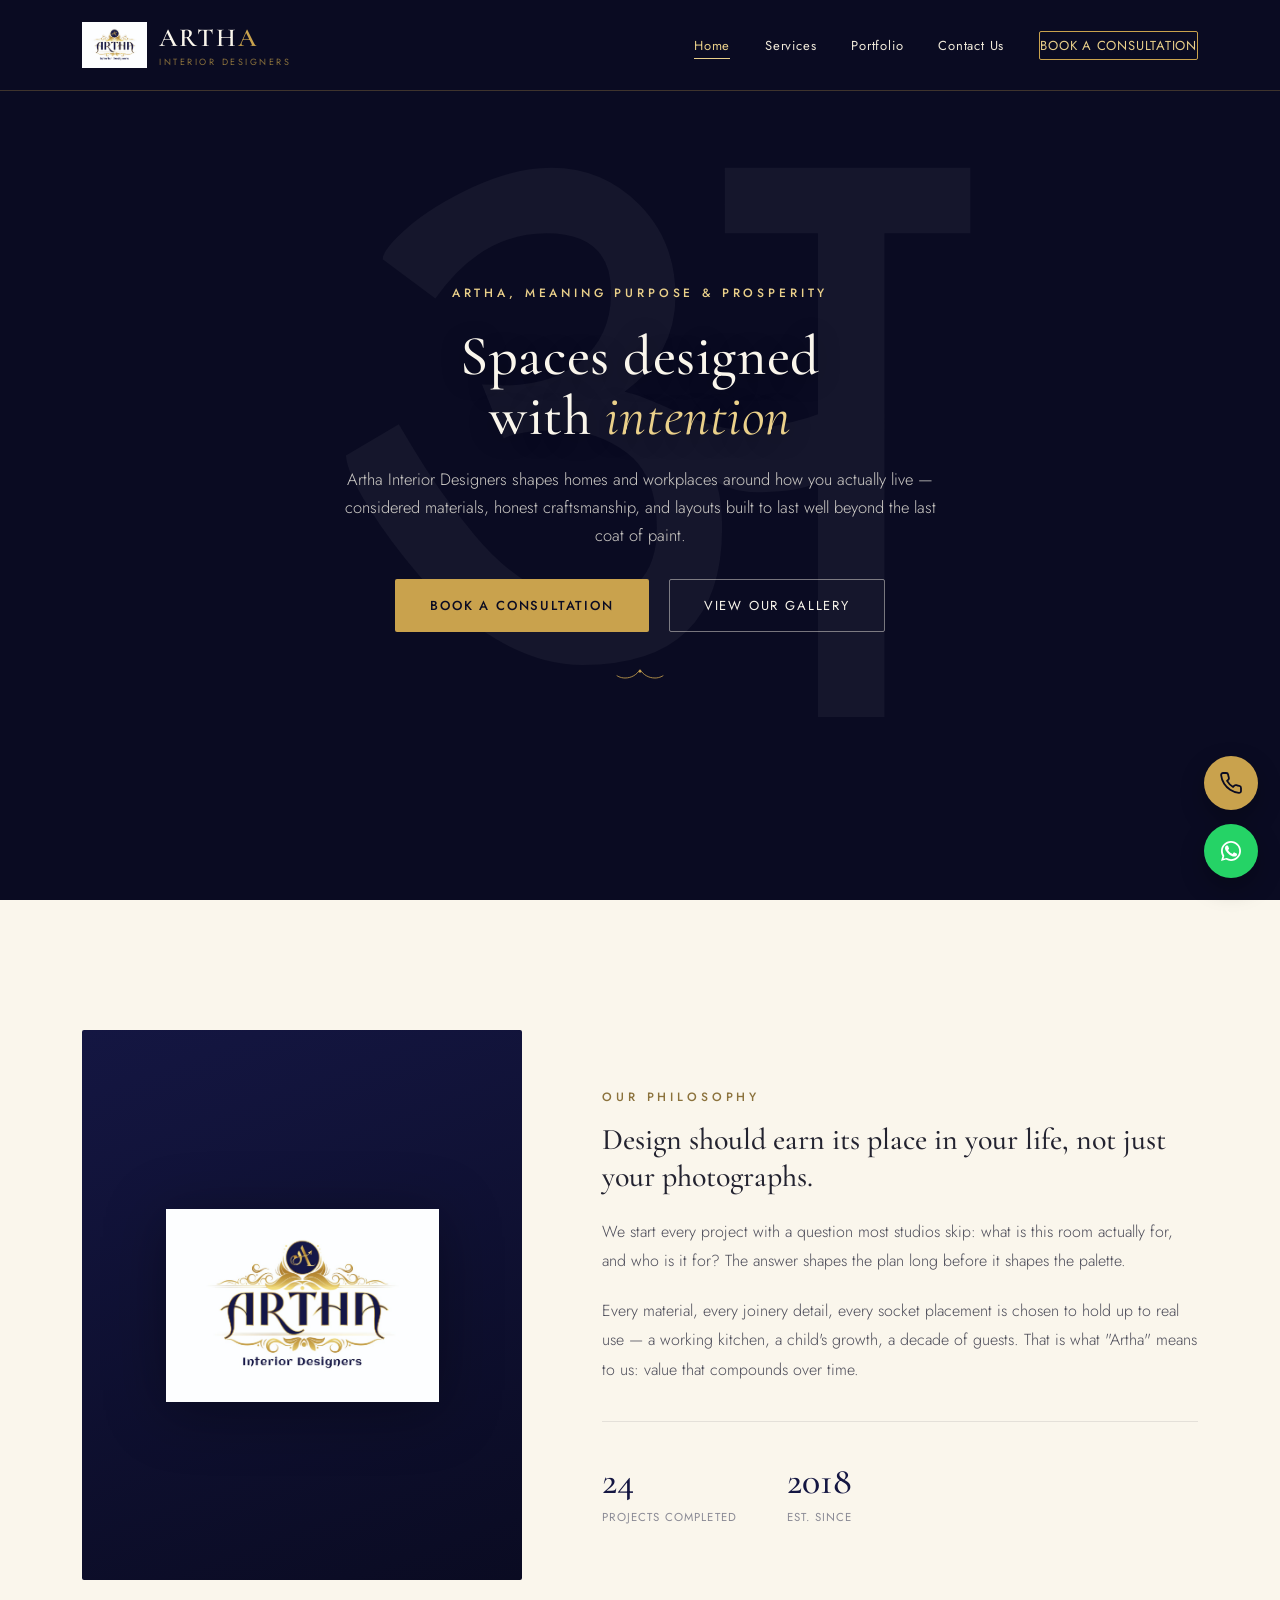
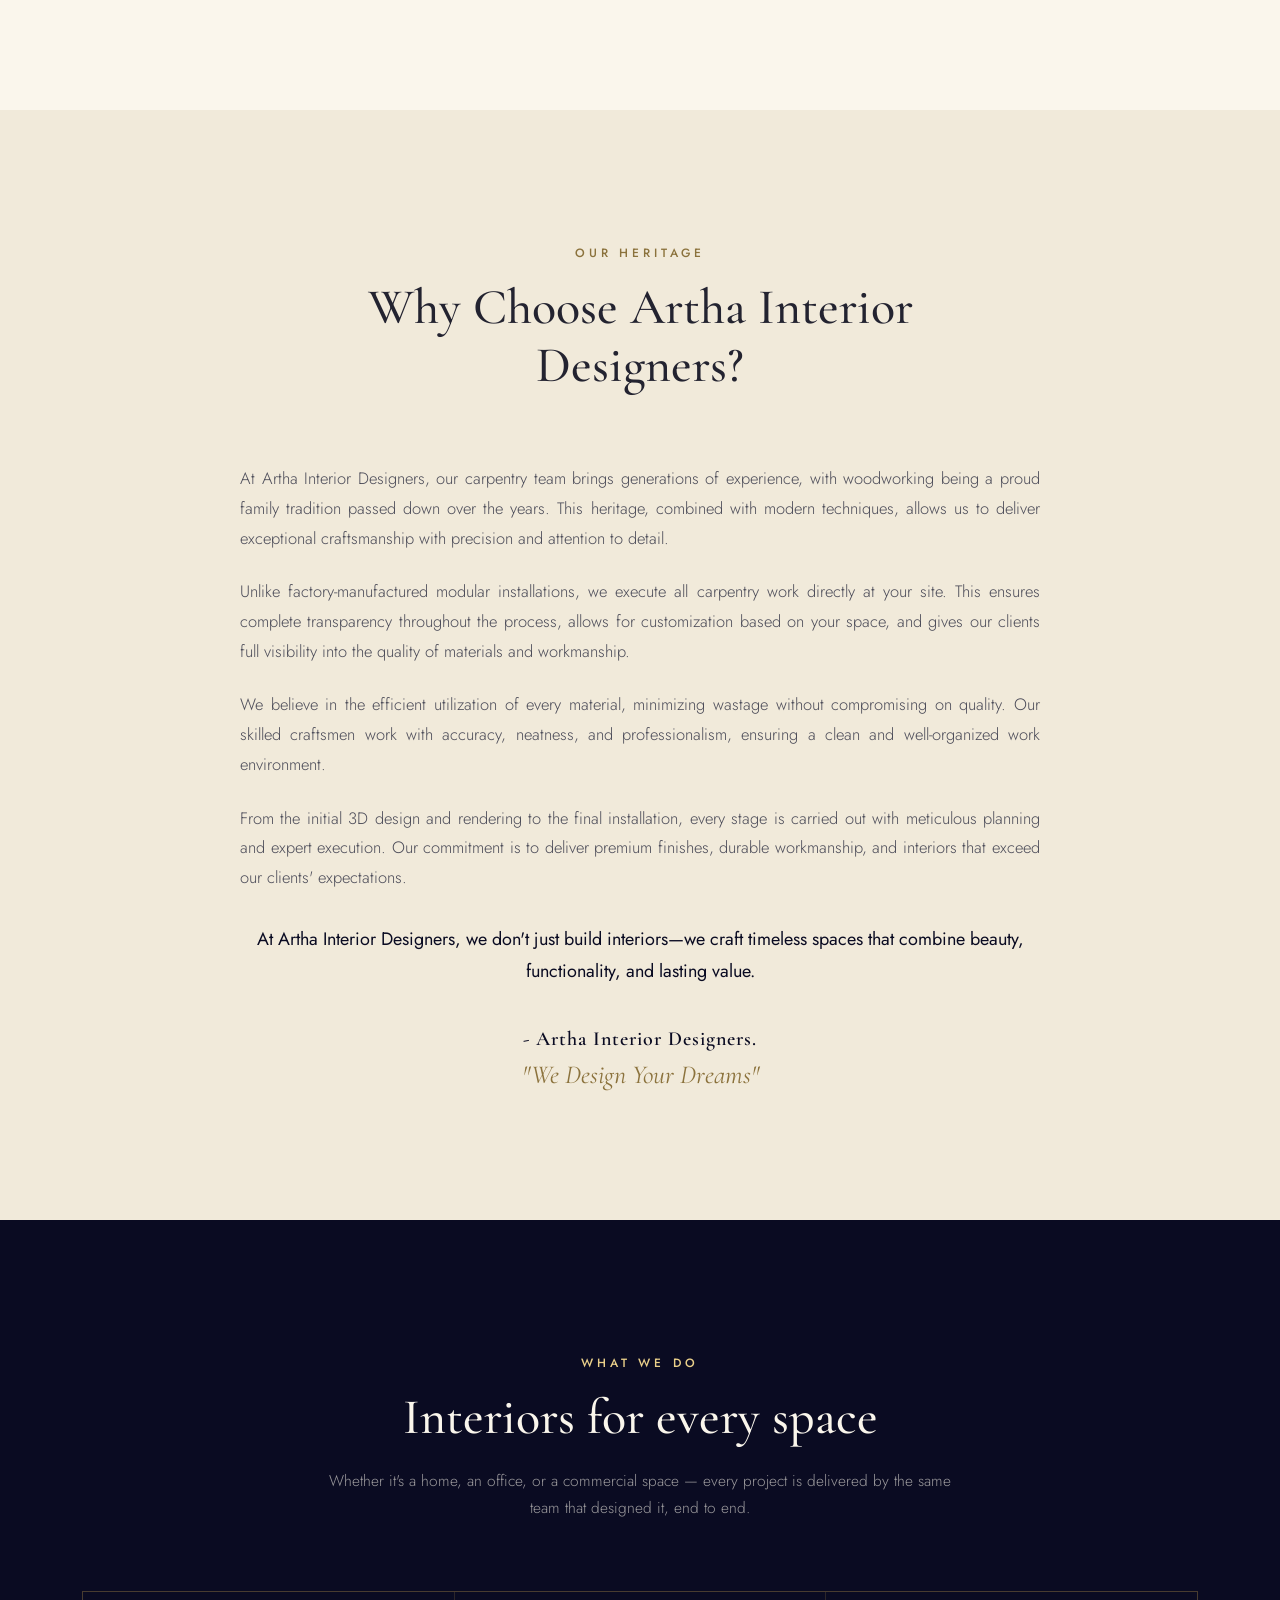
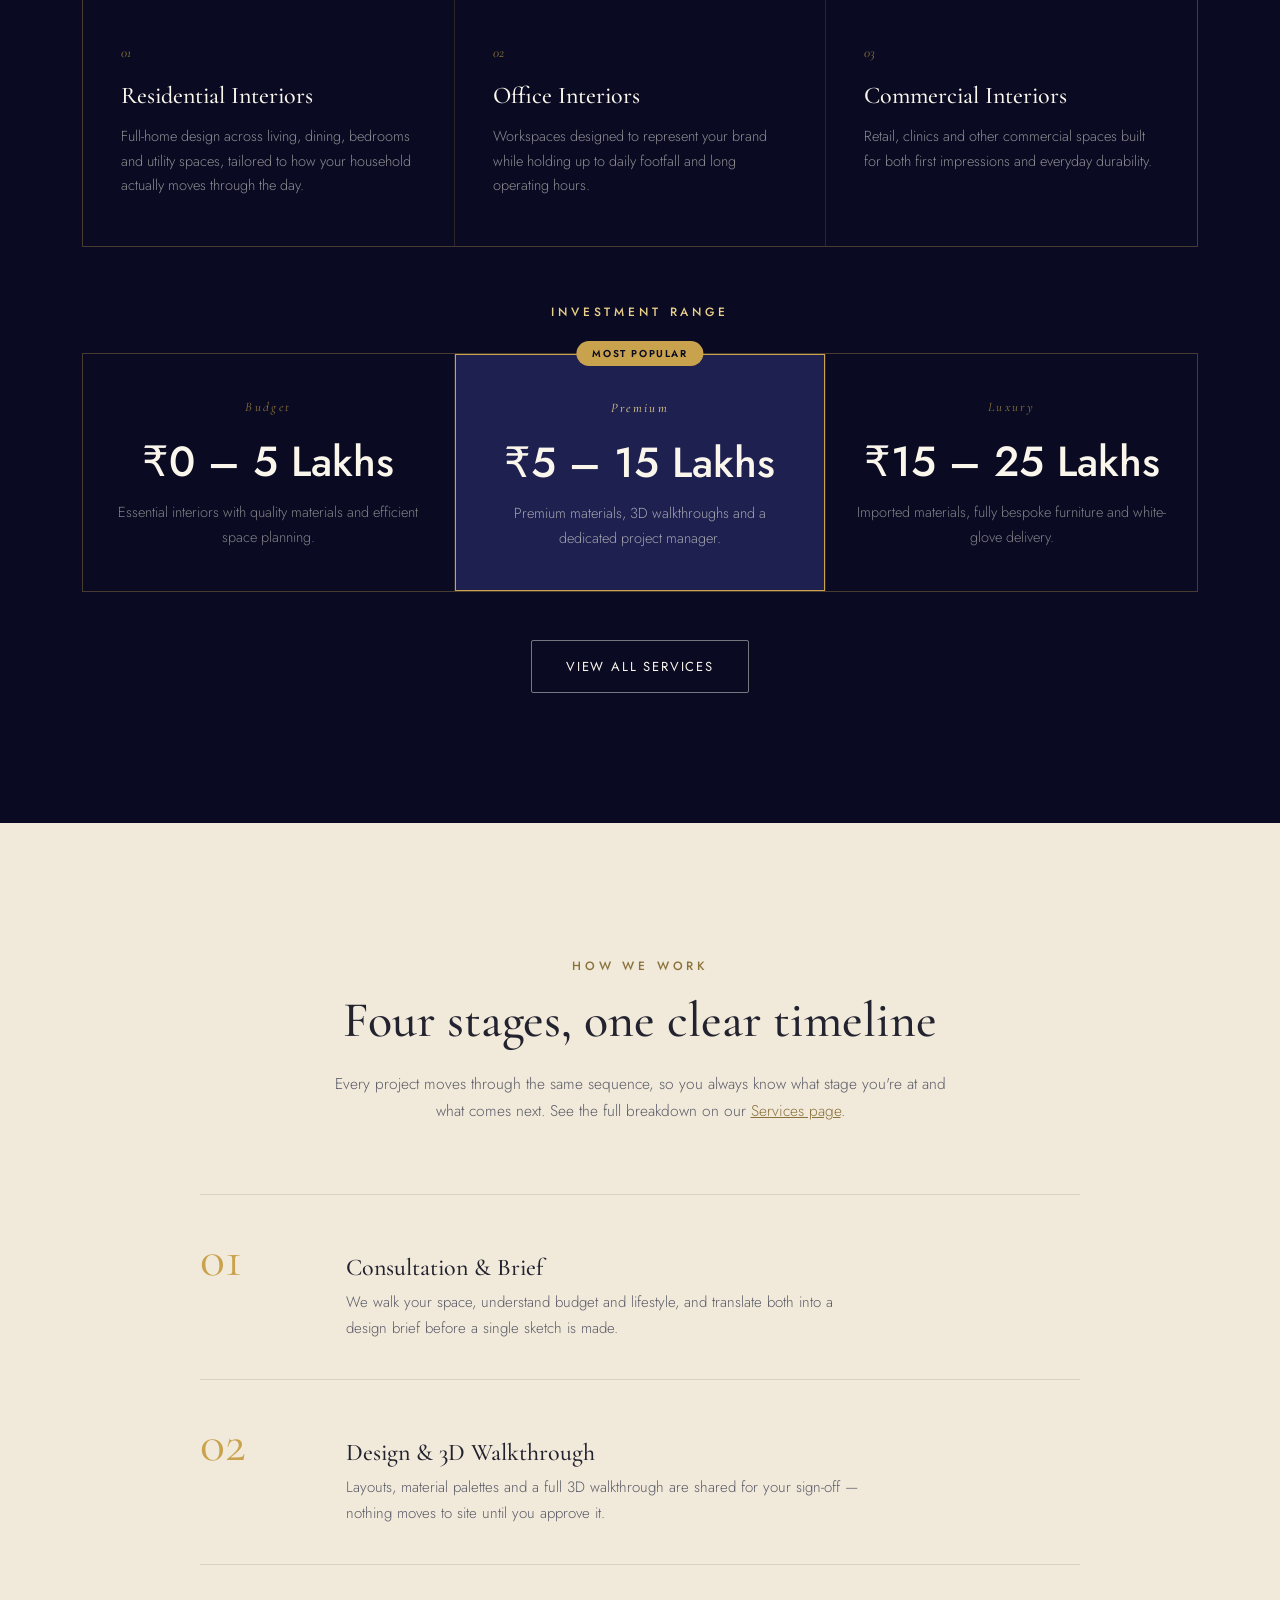
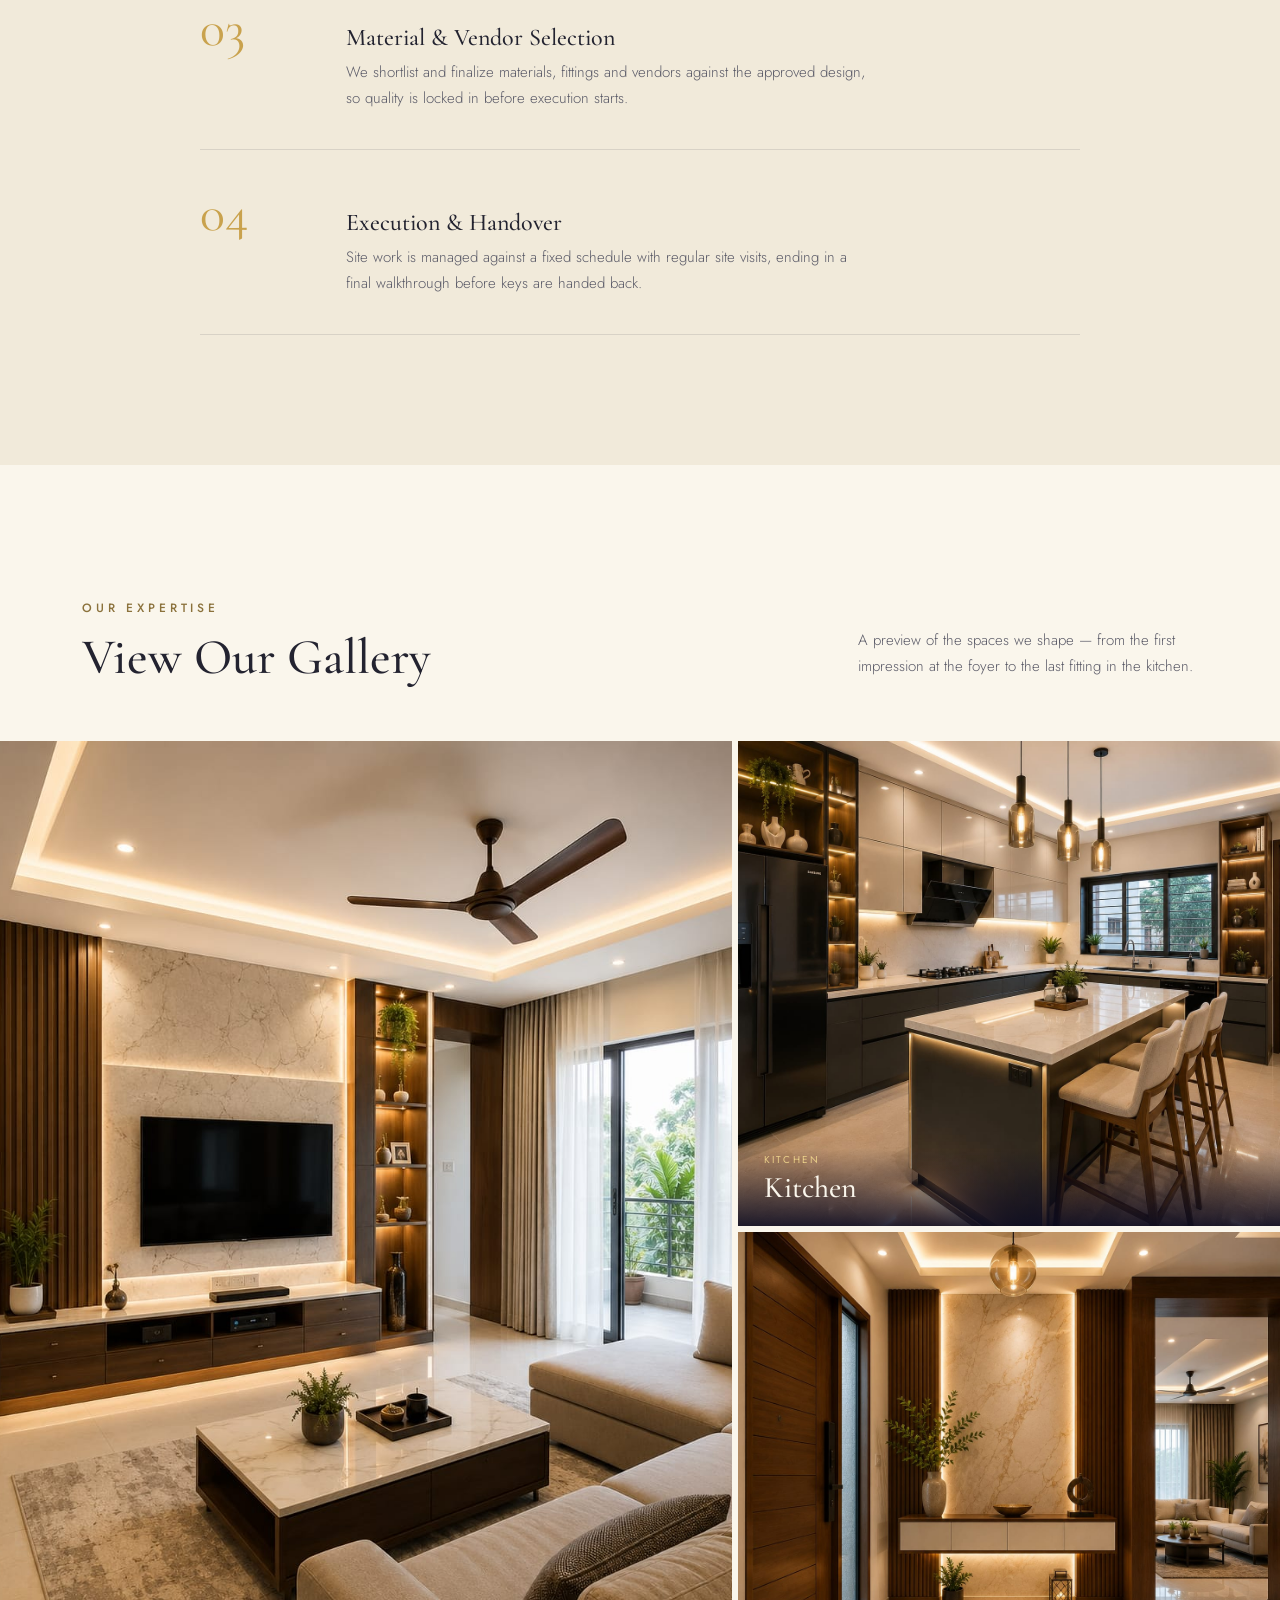
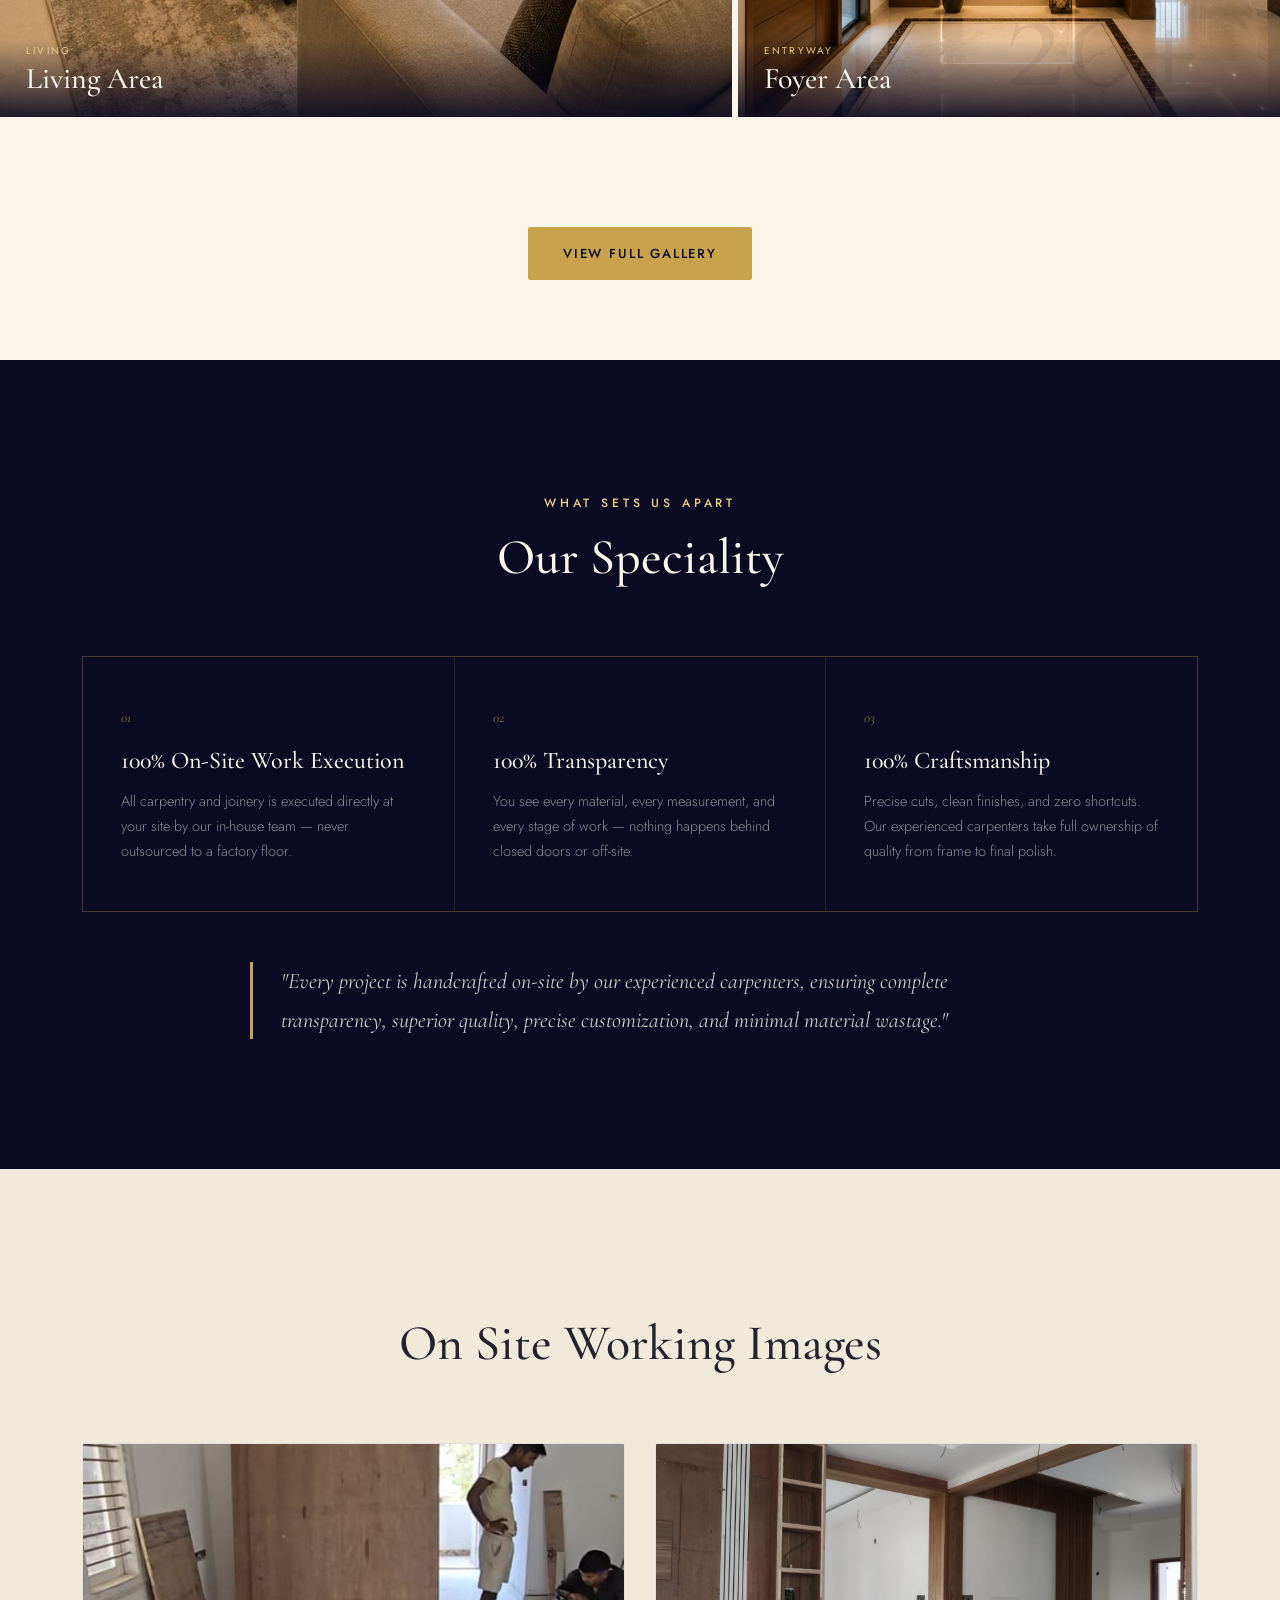
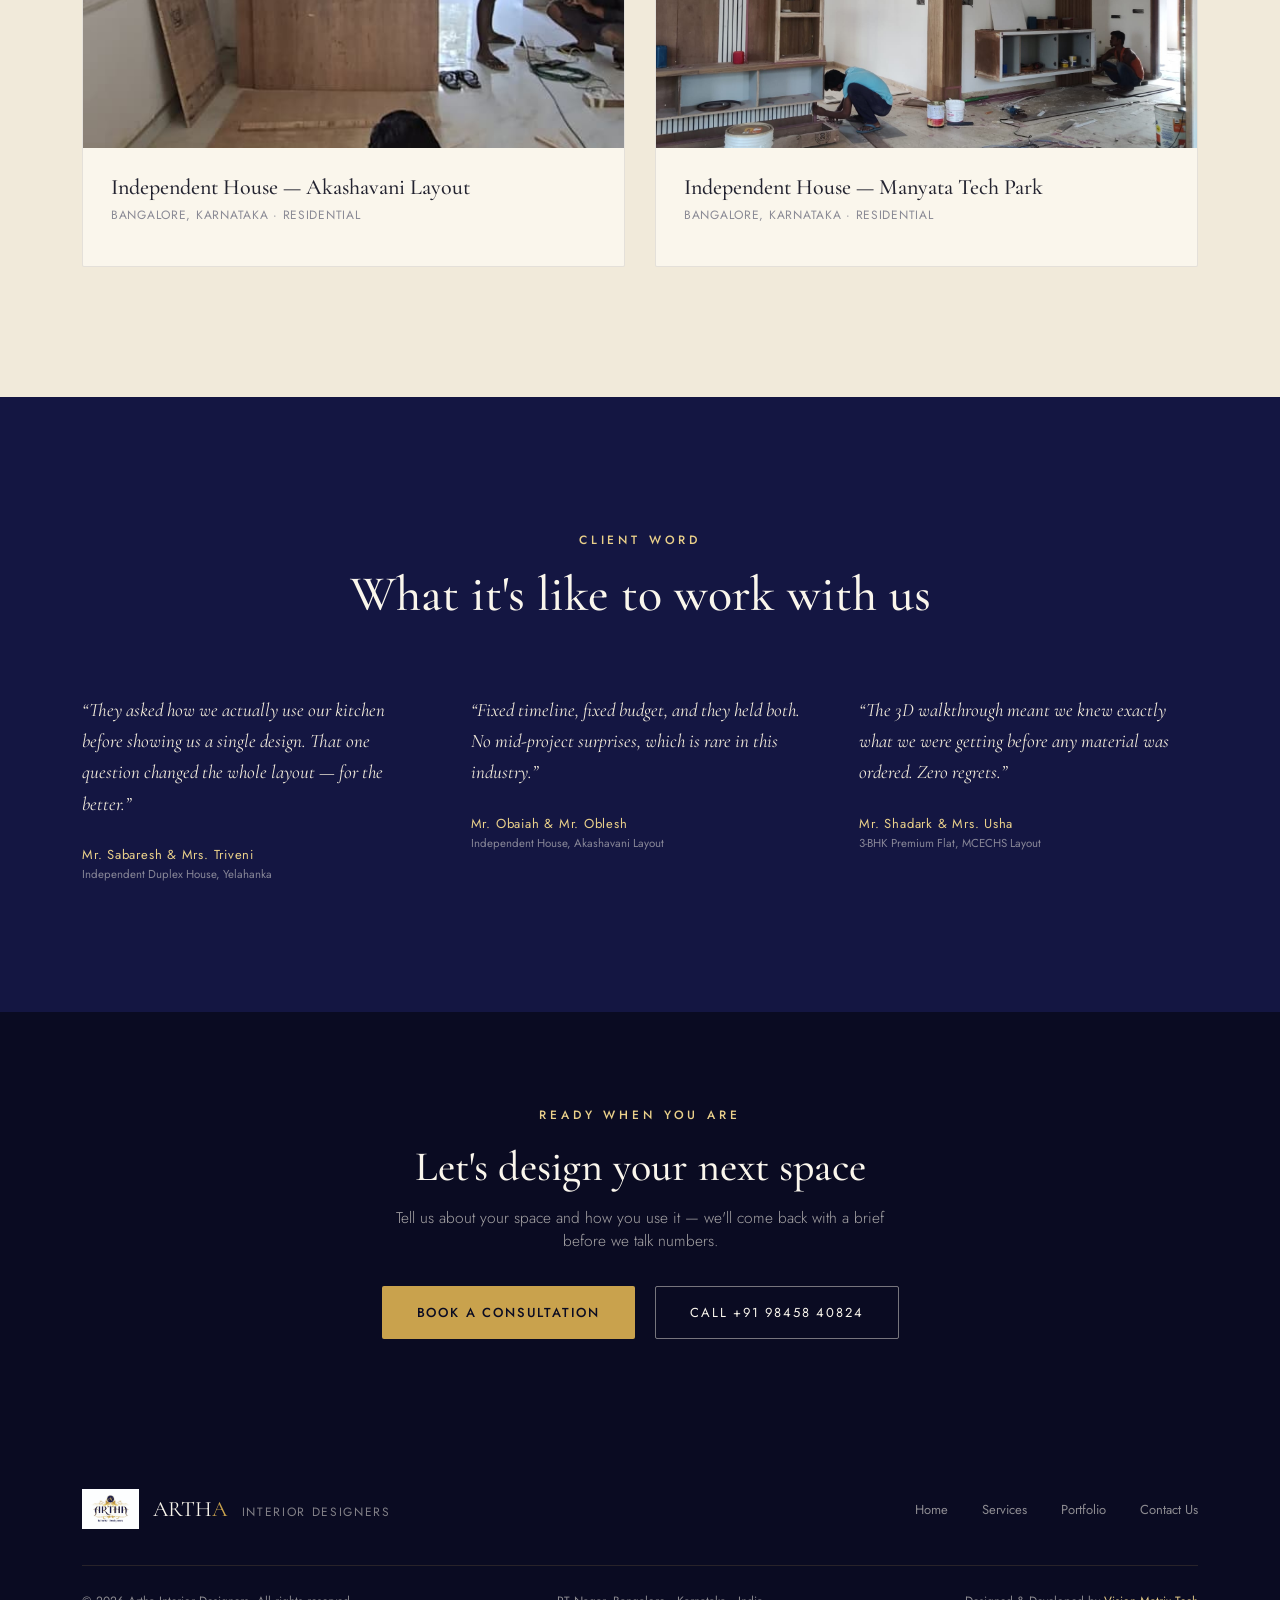
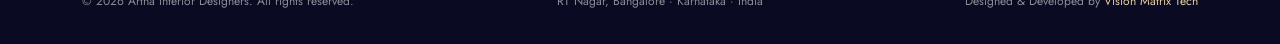
<file: index.html>
<!DOCTYPE html>
<html lang="en">
<head>
<meta charset="UTF-8">
<meta name="viewport" content="width=device-width, initial-scale=1.0">
<title>Artha Interior Designers — Spaces Built With Purpose</title>
<meta name="description" content="Artha Interior Designers — residential, office and commercial interiors in Bangalore, Kolar, Anantapur and Hyderabad. Book a free consultation.">
<link rel="preconnect" href="https://fonts.googleapis.com">
<link rel="preconnect" href="https://fonts.gstatic.com" crossorigin>
<link href="https://fonts.googleapis.com/css2?family=Cormorant+Garamond:ital,wght@0,300;0,400;0,500;0,600;1,400&family=Jost:wght@300;400;500;600&display=swap" rel="stylesheet">
<link rel="stylesheet" href="style.css">
</head>
<body>

<header id="siteHeader">
  <nav class="wrap">
    <div class="brand">
      <img src="arthawhitelogo.png" alt="Artha Interior Designers" class="brand-logo">
      <div>
        <span class="brand-mark">ARTH<em>A</em></span>
        <span class="brand-sub">Interior Designers</span>
      </div>
    </div>
    <div class="nav-links" id="navLinks">
      <a href="index.html" class="active">Home</a>
      <a href="services.html">Services</a>
      <a href="Portfolio.html">Portfolio</a>
      <a href="contactus.html">Contact Us</a>
      <a href="contactus.html#contact" class="nav-cta">Book a Consultation</a>
    </div>
    <button class="nav-toggle" id="navToggle" aria-label="Menu" aria-expanded="false">☰</button>
  </nav>
</header>

<section class="hero">
  <div class="hero-watermark" aria-hidden="true">अ</div>
  <div class="hero-inner">
    <div class="hero-content">
      <span class="eyebrow">Artha, meaning purpose &amp; prosperity</span>
      <h1>Spaces designed<br>with <span class="accent">intention</span></h1>
      <p class="lede">Artha Interior Designers shapes homes and workplaces around how you actually live — considered materials, honest craftsmanship, and layouts built to last well beyond the last coat of paint.</p>
      <div class="hero-actions">
        <a href="contactus.html#contact" class="btn btn-gold">Book a Consultation</a>
        <a href="Portfolio.html" class="btn btn-ghost">View Our Gallery</a>
      </div>
      <div class="hero-flourish">
        <div class="flourish">
          <div class="stem"></div>
          <svg viewBox="0 0 60 24" fill="none"><path d="M30 2C26 8 20 12 12 12C6 12 2 9 2 9M30 2C34 8 40 12 48 12C54 12 58 9 58 9" stroke="#C9A24D" stroke-width="1"/><circle cx="30" cy="4" r="1.6" fill="#C9A24D"/></svg>
          <div class="stem"></div>
        </div>
      </div>
    </div>
  </div>
</section>

<section class="about" id="philosophy">
  <div class="wrap about-grid">
    <div class="about-visual reveal">
      <img src="arthawhitelogo.png" alt="Artha Interior Designers emblem" class="about-logo">
    </div>
    <div class="about-copy reveal">
      
      <span class="eyebrow">Our Philosophy</span>
      <h3>Design should earn its place in your life, not just your photographs.</h3>
      <p>We start every project with a question most studios skip: what is this room actually for, and who is it for? The answer shapes the plan long before it shapes the palette.</p>
      <p>Every material, every joinery detail, every socket placement is chosen to hold up to real use — a working kitchen, a child's growth, a decade of guests. That is what "Artha" means to us: value that compounds over time.</p>
      <div class="about-stats">
        <div class="stat"><h4>24</h4><span>Projects Completed</span></div>
        <div class="stat"><h4>2018</h4><span>Est. Since</span></div>
      </div>
    </div>
  </div>
</section>

<section class="why-choose" id="why-us">
  <div class="wrap">
    <div class="section-head reveal">
      <span class="eyebrow">Our Heritage</span>
      <h2>Why Choose Artha Interior Designers?</h2>
    </div>
    <div class="why-content reveal">
      <p>At Artha Interior Designers, our carpentry team brings generations of experience, with woodworking being a proud family tradition passed down over the years. This heritage, combined with modern techniques, allows us to deliver exceptional craftsmanship with precision and attention to detail.</p>
      <p>Unlike factory-manufactured modular installations, we execute all carpentry work directly at your site. This ensures complete transparency throughout the process, allows for customization based on your space, and gives our clients full visibility into the quality of materials and workmanship.</p>
      <p>We believe in the efficient utilization of every material, minimizing wastage without compromising on quality. Our skilled craftsmen work with accuracy, neatness, and professionalism, ensuring a clean and well-organized work environment.</p>
      <p>From the initial 3D design and rendering to the final installation, every stage is carried out with meticulous planning and expert execution. Our commitment is to deliver premium finishes, durable workmanship, and interiors that exceed our clients' expectations.</p>
      <p>At Artha Interior Designers, we don't just build interiors—we craft timeless spaces that combine beauty, functionality, and lasting value.</p>
      <div class="why-quote-area">
        <span class="brand-name">- Artha Interior Designers.</span>
        <span class="slogan">"We Design Your Dreams"</span>
      </div>
    </div>
  </div>
</section>

<section class="services" id="services">
  <div class="wrap">
    <div class="section-head reveal">
      <span class="eyebrow on-dark">What We Do</span>
      <h2>Interiors for every space</h2>
      <p>Whether it's a home, an office, or a commercial space — every project is delivered by the same team that designed it, end to end.</p>
    </div>
    <div class="service-grid reveal">
      <div class="service-card">
        <span class="num">01</span>
        <h3>Residential Interiors</h3>
        <p>Full-home design across living, dining, bedrooms and utility spaces, tailored to how your household actually moves through the day.</p>
      </div>
      <div class="service-card">
        <span class="num">02</span>
        <h3>Office Interiors</h3>
        <p>Workspaces designed to represent your brand while holding up to daily footfall and long operating hours.</p>
      </div>
      <div class="service-card">
        <span class="num">03</span>
        <h3>Commercial Interiors</h3>
        <p>Retail, clinics and other commercial spaces built for both first impressions and everyday durability.</p>
      </div>
    </div>
    <div class="services-cta reveal" style="margin-top:56px;">
      <p class="eyebrow on-dark" style="margin-bottom:32px;">Investment Range</p>
      <div class="service-grid" style="margin-bottom:48px;">
        <div class="service-card" style="text-align:center;padding:40px 30px;">
          <span class="num" style="font-size:13px;letter-spacing:0.18em;">Budget</span>
          <h3 style="font-family:'Jost',sans-serif;font-weight:500;font-size:clamp(28px,3.5vw,42px);margin:14px 0 8px;color:var(--ivory);">₹0 – 5 Lakhs</h3>
          <p style="color:rgba(250,246,236,0.5);">Essential interiors with quality materials and efficient space planning.</p>
        </div>
        <div class="service-card" style="text-align:center;padding:40px 30px;background:var(--navy-soft);border:1px solid var(--gold);position:relative;">
          <span style="position:absolute;top:-14px;left:50%;transform:translateX(-50%);background:var(--gold);color:var(--navy-deep);font-family:var(--sans);font-size:10px;letter-spacing:0.16em;text-transform:uppercase;font-weight:600;padding:5px 16px;border-radius:20px;">Most Popular</span>
          <span class="num" style="font-size:13px;letter-spacing:0.18em;color:var(--gold-light);">Premium</span>
          <h3 style="font-family:'Jost',sans-serif;font-weight:500;font-size:clamp(28px,3.5vw,42px);margin:14px 0 8px;color:var(--ivory);">₹5 – 15 Lakhs</h3>
          <p style="color:rgba(250,246,236,0.6);">Premium materials, 3D walkthroughs and a dedicated project manager.</p>
        </div>
        <div class="service-card" style="text-align:center;padding:40px 30px;">
          <span class="num" style="font-size:13px;letter-spacing:0.18em;">Luxury</span>
          <h3 style="font-family:'Jost',sans-serif;font-weight:500;font-size:clamp(28px,3.5vw,42px);margin:14px 0 8px;color:var(--ivory);">₹15 – 25 Lakhs</h3>
          <p style="color:rgba(250,246,236,0.5);">Imported materials, fully bespoke furniture and white-glove delivery.</p>
        </div>
      </div>
      <a href="services.html" class="btn btn-ghost">View All Services</a>
    </div>
  </div>
</section>

<section class="process" id="process">
  <div class="wrap">
    <div class="section-head reveal">
      <span class="eyebrow">How We Work</span>
      <h2>Four stages, one clear timeline</h2>
      <p>Every project moves through the same sequence, so you always know what stage you're at and what comes next. See the full breakdown on our <a href="services.html#process" style="color:var(--gold-dim);text-decoration:underline;">Services page</a>.</p>
    </div>
    <div class="process-list reveal">
      <div class="process-item">
        <span class="step-num">01</span>
        <div><h3>Consultation &amp; Brief</h3><p>We walk your space, understand budget and lifestyle, and translate both into a design brief before a single sketch is made.</p></div>
      </div>
      <div class="process-item">
        <span class="step-num">02</span>
        <div><h3>Design &amp; 3D Walkthrough</h3><p>Layouts, material palettes and a full 3D walkthrough are shared for your sign-off — nothing moves to site until you approve it.</p></div>
      </div>
      <div class="process-item">
        <span class="step-num">03</span>
        <div><h3>Material &amp; Vendor Selection</h3><p>We shortlist and finalize materials, fittings and vendors against the approved design, so quality is locked in before execution starts.</p></div>
      </div>
      <div class="process-item">
        <span class="step-num">04</span>
        <div><h3>Execution &amp; Handover</h3><p>Site work is managed against a fixed schedule with regular site visits, ending in a final walkthrough before keys are handed back.</p></div>
      </div>
    </div>
  </div>
</section>

<!-- ===== EDITORIAL GALLERY — homepage ===== -->
<section class="home-gallery" id="gallery">
  <div class="wrap">
    <div class="home-gallery-head reveal">
      <div class="home-gallery-label">
        <span class="eyebrow">Our Expertise</span>
        <h2>View Our Gallery</h2>
      </div>
      <p class="home-gallery-sub">A preview of the spaces we shape — from the first impression at the foyer to the last fitting in the kitchen.</p>
    </div>
  </div>

  <!-- Editorial split: 1 large left + 2 stacked right -->
  <div class="editorial-grid reveal">
    <a href="Portfolio.html" class="ed-main">
      <img src="livingarea.jpeg" alt="Living Area">
      <div class="ed-label">
        <span class="ed-cat">Living</span>
        <h3 class="ed-title">Living Area</h3>
      </div>
    </a>
    <div class="ed-stack">
      <a href="Portfolio.html" class="ed-small">
        <img src="kitchen.jpeg" alt="Kitchen">
        <div class="ed-label">
          <span class="ed-cat">Kitchen</span>
          <h3 class="ed-title">Kitchen</h3>
        </div>
      </a>
      <a href="Portfolio.html" class="ed-small">
        <img src="foyerarea.jpeg" alt="Foyer Area">
        <div class="ed-label">
          <span class="ed-cat">Entryway</span>
          <h3 class="ed-title">Foyer Area</h3>
        </div>
      </a>
    </div>
    <!-- floating large number watermark -->
    <div class="ed-watermark" aria-hidden="true">20+<br><span>Projects</span></div>
  </div>

  <div class="wrap">
    <div class="gallery-cta reveal">
      <a href="Portfolio.html" class="btn btn-gold on-light">View Full Gallery</a>
    </div>
  </div>
</section>

<!-- ===== OUR SPECIALITY ===== -->
<section class="why-choose" id="speciality" style="background:var(--navy-deep);color:var(--ivory);">
  <div class="wrap">
    <div class="section-head reveal">
      <span class="eyebrow on-dark">What Sets Us Apart</span>
      <h2 style="color:var(--ivory);">Our Speciality</h2>
    </div>
    <div class="service-grid reveal">
      <div class="service-card">
        <span class="num">01</span>
        <h3>100% On-Site Work Execution</h3>
        <p>All carpentry and joinery is executed directly at your site by our in-house team — never outsourced to a factory floor.</p>
      </div>
      <div class="service-card">
        <span class="num">02</span>
        <h3>100% Transparency</h3>
        <p>You see every material, every measurement, and every stage of work — nothing happens behind closed doors or off-site.</p>
      </div>
      <div class="service-card">
        <span class="num">03</span>
        <h3>100% Craftsmanship</h3>
        <p>Precise cuts, clean finishes, and zero shortcuts. Our experienced carpenters take full ownership of quality from frame to final polish.</p>
      </div>
    </div>
    <div class="services-cta reveal" style="margin-top:50px;">
      <blockquote style="font-family:var(--serif);font-style:italic;font-size:clamp(17px,2vw,22px);color:rgba(250,246,236,0.82);max-width:780px;margin:0 auto;line-height:1.75;text-align:center;border-left:3px solid var(--gold);padding-left:28px;text-align:left;">
        "Every project is handcrafted on-site by our experienced carpenters, ensuring complete transparency, superior quality, precise customization, and minimal material wastage."
      </blockquote>
    </div>
  </div>
</section>

<!-- ===== ON SITE WORKING IMAGES ===== -->
<section class="ongoing-projects" id="ongoing-projects">
  <div class="wrap">
    <div class="section-head reveal">
      <h2>On Site Working Images</h2>
    </div>
    <div class="projects-grid reveal">

      <div class="project-card">
        <div class="project-card-img">
          <img src="ongoingprojectakashavanilayout.jpeg" alt="Akashavani Layout — Ongoing">
        </div>
        <div class="project-card-body">
          <h3>Independent House — Akashavani Layout</h3>
          <span class="project-loc">Bangalore, Karnataka · Residential</span>
        </div>
      </div>

      <div class="project-card">
        <div class="project-card-img">
          <img src="ongoingprojectthanisandra.jpeg" alt="Thanisandra — Ongoing">
        </div>
        <div class="project-card-body">
          <h3>Independent House — Manyata Tech Park</h3>
          <span class="project-loc">Bangalore, Karnataka · Residential</span>
        </div>
      </div>

    </div>
  </div>
</section>

<section class="testimonials">
  <div class="wrap">
    <div class="section-head reveal">
      <span class="eyebrow on-dark">Client Word</span>
      <h2>What it's like to work with us</h2>
    </div>
    <div class="t-grid reveal">
      <div class="t-card">
        <q>They asked how we actually use our kitchen before showing us a single design. That one question changed the whole layout — for the better.</q>
        <div class="t-name">Mr. Sabaresh &amp; Mrs. Triveni</div>
        <div class="t-role">Independent Duplex House, Yelahanka</div>
      </div>
      <div class="t-card">
        <q>Fixed timeline, fixed budget, and they held both. No mid-project surprises, which is rare in this industry.</q>
        <div class="t-name">Mr. Obaiah &amp; Mr. Oblesh</div>
        <div class="t-role">Independent House, Akashavani Layout</div>
      </div>
      <div class="t-card">
        <q>The 3D walkthrough meant we knew exactly what we were getting before any material was ordered. Zero regrets.</q>
        <div class="t-name">Mr. Shadark &amp; Mrs. Usha</div>
        <div class="t-role">3-BHK Premium Flat, MCECHS Layout</div>
      </div>
    </div>
  </div>
</section>

<section class="cta-banner">
  <div class="wrap">
    <span class="eyebrow">Ready When You Are</span>
    <h2>Let's design your next space</h2>
    <p>Tell us about your space and how you use it — we'll come back with a brief before we talk numbers.</p>
    <div class="cta-actions">
      <a href="contactus.html#contact" class="btn btn-gold">Book a Consultation</a>
      <a href="tel:+919845840824" class="btn btn-ghost">Call +91 98458 40824</a>
    </div>
  </div>
</section>

<footer>
  <div class="wrap">
    <div class="footer-top">
      <div class="footer-brand" style="display:flex;align-items:center;gap:14px;">
        <img src="arthawhitelogo.png" alt="Artha Interior Designers logo" class="footer-logo">
        <span>ARTH<em>A</em> <span style="font-family:'Jost',sans-serif;font-size:12px;letter-spacing:0.14em;text-transform:uppercase;color:rgba(250,246,236,0.5);vertical-align:middle;margin-left:10px;">Interior Designers</span></span>
      </div>
      <div class="footer-links">
        <a href="index.html">Home</a>
        <a href="services.html">Services</a>
        <a href="Portfolio.html">Portfolio</a>
        <a href="contactus.html">Contact Us</a>
      </div>
    </div>
    <div class="footer-bottom">
      <span>© 2026 Artha Interior Designers. All rights reserved.</span>
      <span>RT Nagar, Bangalore · Karnataka · India</span>
      <span>Designed &amp; Developed by <a href="https://visionmatrixtech.com" target="_blank" rel="noopener" style="color:var(--gold-light);text-decoration:none;">Vision Matrix Tech</a></span>
    </div>
  </div>
</footer>

<div class="quick-actions">
  <a href="tel:+919845840824" class="qa-btn qa-call" aria-label="Call Us">
    <svg viewBox="0 0 24 24" fill="none" stroke="currentColor" stroke-width="1.8"><path d="M22 16.92v3a2 2 0 0 1-2.18 2 19.79 19.79 0 0 1-8.63-3.07 19.5 19.5 0 0 1-6-6 19.79 19.79 0 0 1-3.07-8.67A2 2 0 0 1 4.11 2h3a2 2 0 0 1 2 1.72 12.84 12.84 0 0 0 .7 2.81 2 2 0 0 1-.45 2.11L8.09 9.91a16 16 0 0 0 6 6l1.27-1.27a2 2 0 0 1 2.11-.45 12.84 12.84 0 0 0 2.81.7A2 2 0 0 1 22 16.92z"/></svg>
  </a>
  <a href="https://wa.me/919845840824" target="_blank" rel="noopener" class="qa-btn qa-whatsapp" aria-label="WhatsApp Us">
    <svg viewBox="0 0 24 24" fill="currentColor"><path d="M17.472 14.382c-.297-.149-1.758-.867-2.03-.967-.273-.099-.471-.148-.67.15-.197.297-.767.966-.94 1.164-.173.199-.347.223-.644.075-.297-.15-1.255-.463-2.39-1.475-.883-.788-1.48-1.761-1.653-2.059-.173-.297-.018-.458.13-.606.134-.133.297-.347.446-.52.149-.174.198-.298.297-.497.099-.198.05-.371-.025-.52-.075-.149-.669-1.612-.916-2.207-.242-.579-.487-.5-.669-.51-.173-.008-.371-.01-.57-.01-.198 0-.52.074-.792.372-.272.297-1.04 1.016-1.04 2.479 0 1.462 1.065 2.875 1.213 3.074.149.198 2.096 3.2 5.077 4.487.709.306 1.262.489 1.694.625.712.227 1.36.195 1.871.118.571-.085 1.758-.719 2.006-1.413.248-.694.248-1.289.173-1.413-.074-.124-.272-.198-.57-.347z"/><path d="M12.001 2C6.478 2 2 6.478 2 12c0 1.89.525 3.66 1.436 5.166L2 22l4.965-1.404A9.945 9.945 0 0 0 12.001 22C17.523 22 22 17.523 22 12S17.523 2 12.001 2zm0 18.2a8.17 8.17 0 0 1-4.166-1.14l-.299-.177-3.048.863.87-2.97-.194-.305A8.17 8.17 0 0 1 3.8 12c0-4.522 3.679-8.2 8.201-8.2 4.521 0 8.199 3.678 8.199 8.2 0 4.522-3.678 8.2-8.199 8.2z"/></svg>
  </a>
</div>

<script>
  const header = document.getElementById('siteHeader');
  window.addEventListener('scroll', () => {
    header.classList.toggle('scrolled', window.scrollY > 40);
  });
  const navToggle = document.getElementById('navToggle');
  const navLinks = document.getElementById('navLinks');
  navToggle.addEventListener('click', () => {
    const isOpen = navLinks.classList.toggle('open');
    navToggle.setAttribute('aria-expanded', isOpen ? 'true' : 'false');
    navToggle.textContent = isOpen ? '✕' : '☰';
  });
  navLinks.querySelectorAll('a').forEach(link => {
    link.addEventListener('click', () => {
      navLinks.classList.remove('open');
      navToggle.setAttribute('aria-expanded', 'false');
      navToggle.textContent = '☰';
    });
  });
  const revealEls = document.querySelectorAll('.reveal');
  const io = new IntersectionObserver((entries) => {
    entries.forEach(e => { if (e.isIntersecting) e.target.classList.add('in'); });
  }, { threshold: 0.12 });
  revealEls.forEach(el => io.observe(el));
</script>
</body>
</html>
</file>
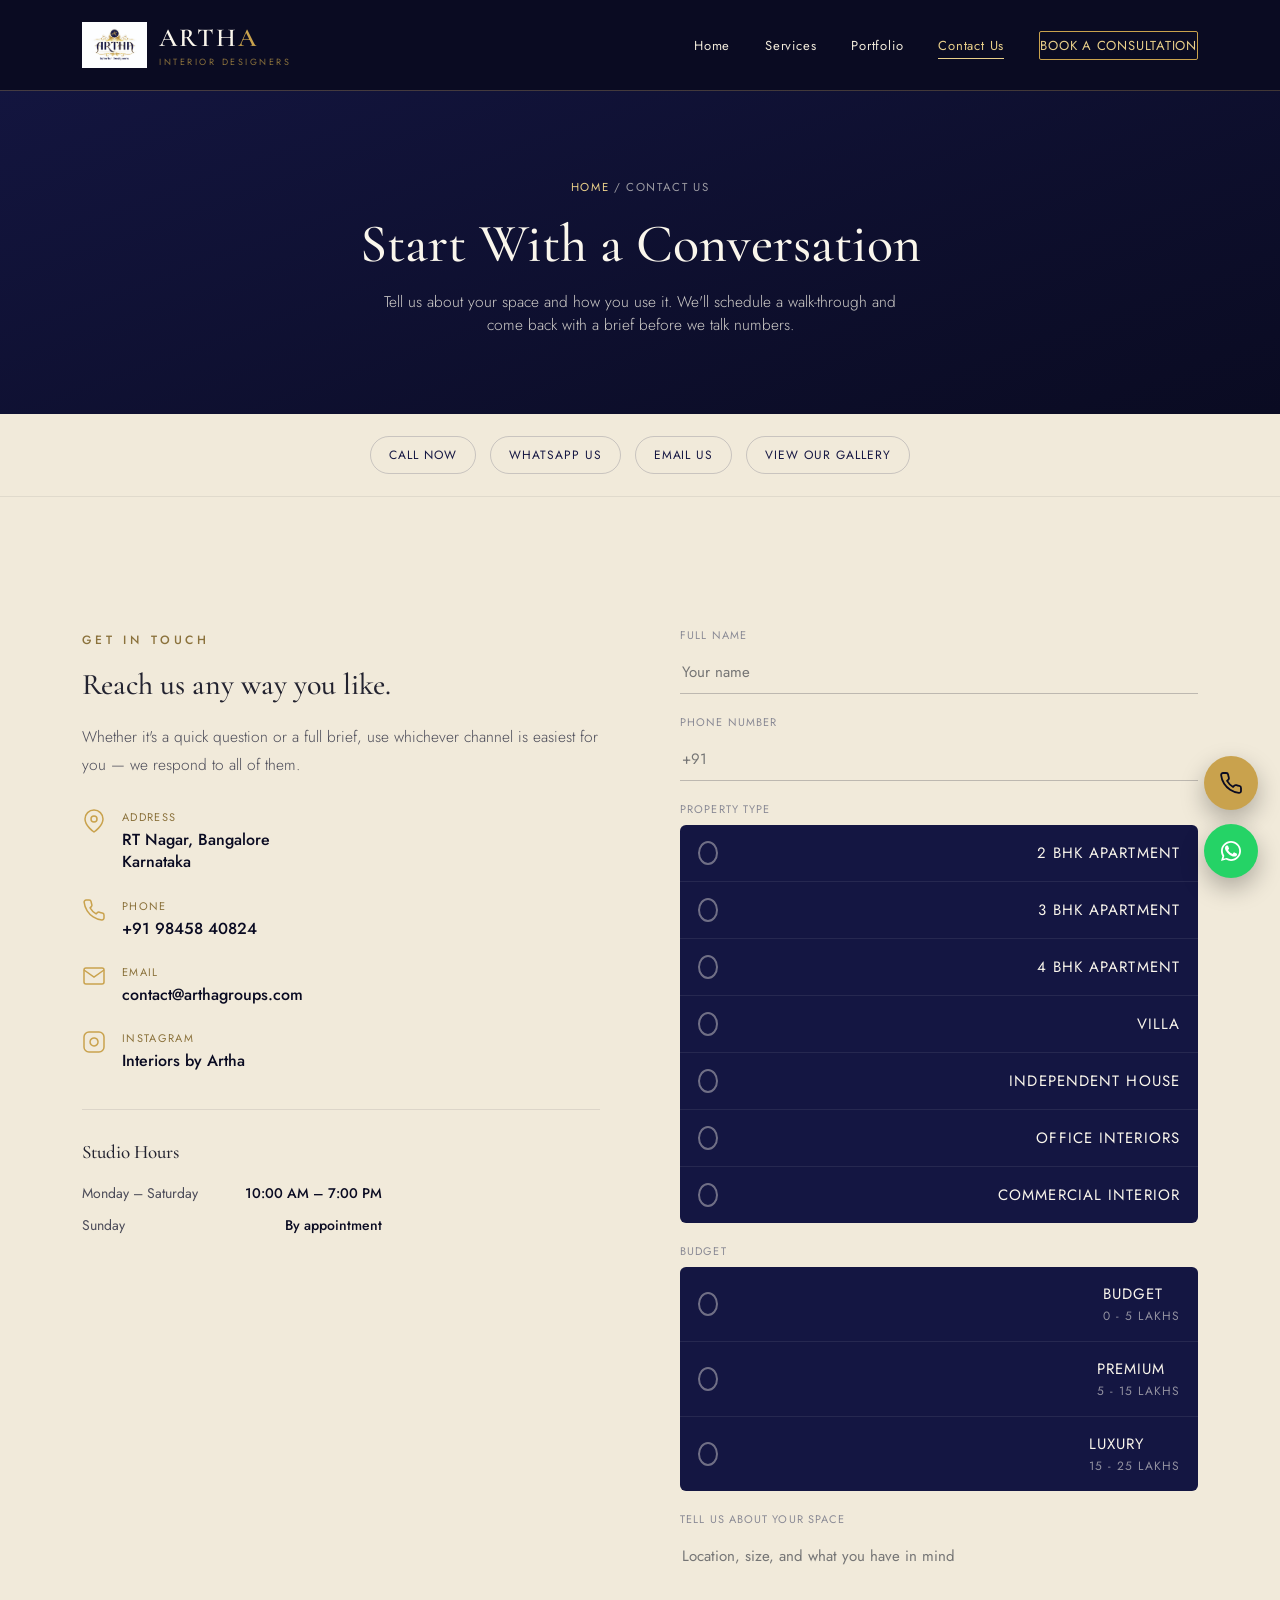
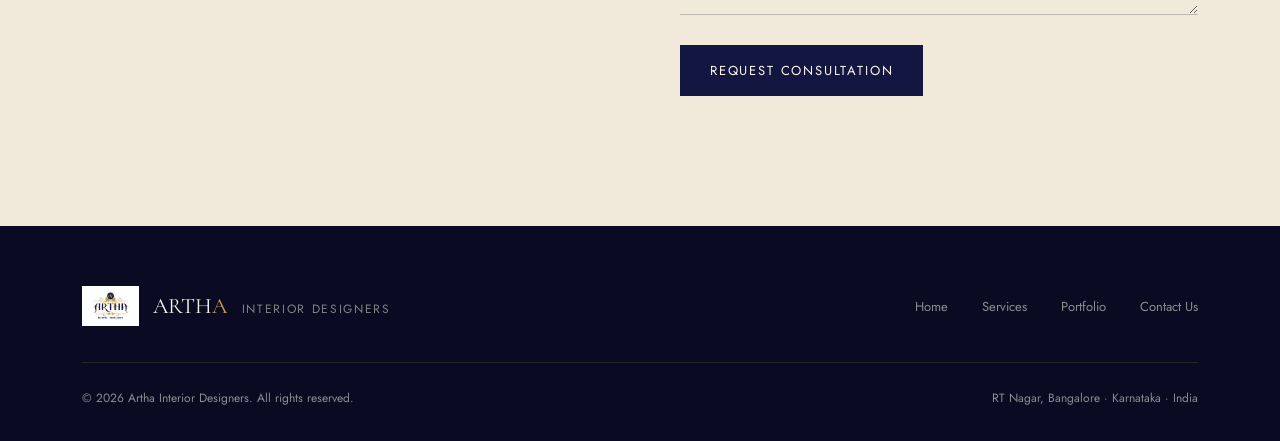
<file: contactus.html>
<!DOCTYPE html>
<html lang="en">
<head>
<meta charset="UTF-8">
<meta name="viewport" content="width=device-width, initial-scale=1.0">
<title>Contact Us — Artha Interior Designers</title>
<meta name="description" content="Get in touch with Artha Interior Designers — call, WhatsApp, email or book a free consultation for your home, office or commercial space.">
<link rel="preconnect" href="https://fonts.googleapis.com">
<link rel="preconnect" href="https://fonts.gstatic.com" crossorigin>
<link href="https://fonts.googleapis.com/css2?family=Cormorant+Garamond:ital,wght@0,300;0,400;0,500;0,600;1,400&family=Jost:wght@300;400;500;600&display=swap" rel="stylesheet">
<link rel="stylesheet" href="style.css">
</head>
<body>

<header id="siteHeader">
  <nav class="wrap">
    <div class="brand">
      <img src="arthawhitelogo.png" alt="Artha Interior Designers" class="brand-logo">
      <div>
        <span class="brand-mark">ARTH<em>A</em></span>
        <span class="brand-sub">Interior Designers</span>
      </div>
    </div>
    <div class="nav-links" id="navLinks">
      <a href="index.html">Home</a>
      <a href="services.html">Services</a>
      <a href="Portfolio.html">Portfolio</a>
      <a href="contactus.html" class="active">Contact Us</a>
      <a href="contactus.html#contact" class="nav-cta">Book a Consultation</a>
    </div>
    <button class="nav-toggle" id="navToggle" aria-label="Menu" aria-expanded="false">☰</button>
  </nav>
</header>

<section class="page-banner no-photo">
  <div class="banner-inner">
    <div class="breadcrumb"><a href="index.html">Home</a> / Contact Us</div>
    <h1>Start With a Conversation</h1>
    <p>Tell us about your space and how you use it. We'll schedule a walk-through and come back with a brief before we talk numbers.</p>
  </div>
</section>

<div class="quick-links-row">
  <div class="wrap">
    <a href="tel:+919845840824">Call Now</a>
    <a href="https://wa.me/919845840824" target="_blank" rel="noopener">WhatsApp Us</a>
    <a href="mailto:contact@arthagroups.com">Email Us</a>
    <a href="Portfolio.html">View Our Gallery</a>
  </div>
</div>

<section class="contact" id="contact">
  <div class="wrap contact-grid">
    <div class="contact-info reveal">
      <span class="eyebrow">Get In Touch</span>
      <h3>Reach us any way you like.</h3>
      <p>Whether it's a quick question or a full brief, use whichever channel is easiest for you — we respond to all of them.</p>

      <div class="contact-methods">
        <div class="contact-item">
          <svg class="contact-icon" viewBox="0 0 24 24">
            <path d="M21 10c0 7-9 13-9 13s-9-6-9-13a9 9 0 0 1 18 0z"></path>
            <circle cx="12" cy="10" r="3"></circle>
          </svg>
          <div>
            <span>Address</span>
            <strong>RT Nagar, Bangalore<br>Karnataka</strong>
          </div>
        </div>

        <div class="contact-item">
          <svg class="contact-icon" viewBox="0 0 24 24">
            <path d="M22 16.92v3a2 2 0 0 1-2.18 2 19.79 19.79 0 0 1-8.63-3.07 19.5 19.5 0 0 1-6-6 19.79 19.79 0 0 1-3.07-8.67A2 2 0 0 1 4.11 2h3a2 2 0 0 1 2 1.72 12.84 12.84 0 0 0 .7 2.81 2 2 0 0 1-.45 2.11L8.09 9.91a16 16 0 0 0 6 6l1.27-1.27a2 2 0 0 1 2.11-.45 12.84 12.84 0 0 0 2.81.7A2 2 0 0 1 22 16.92z"></path>
          </svg>
          <div>
            <span>Phone</span>
            <strong><a href="tel:+919845840824">+91 98458 40824</a></strong>
          </div>
        </div>

        <div class="contact-item">
          <svg class="contact-icon" viewBox="0 0 24 24">
            <path d="M4 4h16c1.1 0 2 .9 2 2v12c0 1.1-.9 2-2 2H4c-1.1 0-2-.9-2-2V6c0-1.1.9-2 2-2z"></path>
            <polyline points="22,6 12,13 2,6"></polyline>
          </svg>
          <div>
            <span>Email</span>
            <strong><a href="mailto:contact@arthagroups.com">contact@arthagroups.com</a></strong>
          </div>
        </div>

        <div class="contact-item">
          <svg class="contact-icon" viewBox="0 0 24 24">
            <rect x="2" y="2" width="20" height="20" rx="5" ry="5"></rect>
            <path d="M16 11.37A4 4 0 1 1 12.63 8 4 4 0 0 1 16 11.37z"></path>
            <line x1="17.5" y1="6.5" x2="17.51" y2="6.5"></line>
          </svg>
          <div>
            <span>Instagram</span>
            <strong>Interiors by Artha</strong>
          </div>
        </div>
      </div>

      <div class="hours-box">
        <h4>Studio Hours</h4>
        <div class="hours-row"><span>Monday – Saturday</span><span>10:00 AM – 7:00 PM</span></div>
        <div class="hours-row"><span>Sunday</span><span>By appointment</span></div>
      </div>
    </div>

    <div class="reveal">
      <form onsubmit="event.preventDefault(); this.querySelector('.submit-btn').textContent='Request Sent';">
        <div class="field">
          <label for="name">Full Name</label>
          <input id="name" type="text" required placeholder="Your name">
        </div>
        <div class="field">
          <label for="phone">Phone Number</label>
          <input id="phone" type="tel" required placeholder="+91">
        </div>
        <div class="field">
          <label>Property Type</label>
          <div class="option-list">
            <label class="option-item"><input type="radio" name="property" value="2 BHK Apartment"><span>2 BHK Apartment</span></label>
            <label class="option-item"><input type="radio" name="property" value="3 BHK Apartment"><span>3 BHK Apartment</span></label>
            <label class="option-item"><input type="radio" name="property" value="4 BHK Apartment"><span>4 BHK Apartment</span></label>
            <label class="option-item"><input type="radio" name="property" value="Villa"><span>Villa</span></label>
            <label class="option-item"><input type="radio" name="property" value="Independent House"><span>Independent House</span></label>
            <label class="option-item"><input type="radio" name="property" value="Office Interiors"><span>Office Interiors</span></label>
            <label class="option-item"><input type="radio" name="property" value="Commercial Interior"><span>Commercial Interior</span></label>
          </div>
        </div>
        <div class="field">
          <label>Budget</label>
          <div class="option-list">
            <label class="option-item"><input type="radio" name="budget" value="Budget (0-5 Lakhs)"><span>Budget <em>0 - 5 Lakhs</em></span></label>
            <label class="option-item"><input type="radio" name="budget" value="Premium (5-15 Lakhs)"><span>Premium <em>5 - 15 Lakhs</em></span></label>
            <label class="option-item"><input type="radio" name="budget" value="Luxury (15-25 Lakhs)"><span>Luxury <em>15 - 25 Lakhs</em></span></label>
          </div>
        </div>
        <div class="field">
          <label for="message">Tell us about your space</label>
          <textarea id="message" placeholder="Location, size, and what you have in mind"></textarea>
        </div>
        <button type="submit" class="submit-btn">Request Consultation</button>
      </form>
    </div>
  </div>
</section>

<footer>
  <div class="wrap">
    <div class="footer-top">
      <div class="footer-brand" style="display:flex;align-items:center;gap:14px;">
        <img src="arthawhitelogo.png" alt="Artha Interior Designers logo" class="footer-logo">
        <span>ARTH<em>A</em> <span style="font-family:'Jost',sans-serif;font-size:12px;letter-spacing:0.14em;text-transform:uppercase;color:rgba(250,246,236,0.5);vertical-align:middle;margin-left:10px;">Interior Designers</span></span>
      </div>
      <div class="footer-links">
        <a href="index.html">Home</a>
        <a href="services.html">Services</a>
        <a href="Portfolio.html">Portfolio</a>
        <a href="contactus.html">Contact Us</a>
      </div>
    </div>
    <div class="footer-bottom">
      <span>© 2026 Artha Interior Designers. All rights reserved.</span>
      <span>RT Nagar, Bangalore · Karnataka · India</span>
    </div>
  </div>
</footer>

<div class="quick-actions">
  <a href="tel:+919845840824" class="qa-btn qa-call" aria-label="Call Us">
    <svg viewBox="0 0 24 24" fill="none" stroke="currentColor" stroke-width="1.8"><path d="M22 16.92v3a2 2 0 0 1-2.18 2 19.79 19.79 0 0 1-8.63-3.07 19.5 19.5 0 0 1-6-6 19.79 19.79 0 0 1-3.07-8.67A2 2 0 0 1 4.11 2h3a2 2 0 0 1 2 1.72 12.84 12.84 0 0 0 .7 2.81 2 2 0 0 1-.45 2.11L8.09 9.91a16 16 0 0 0 6 6l1.27-1.27a2 2 0 0 1 2.11-.45 12.84 12.84 0 0 0 2.81.7A2 2 0 0 1 22 16.92z"/></svg>
  </a>
  <a href="https://wa.me/919845840824" target="_blank" rel="noopener" class="qa-btn qa-whatsapp" aria-label="WhatsApp Us">
    <svg viewBox="0 0 24 24" fill="currentColor"><path d="M17.472 14.382c-.297-.149-1.758-.867-2.03-.967-.273-.099-.471-.148-.67.15-.197.297-.767.966-.94 1.164-.173.199-.347.223-.644.075-.297-.15-1.255-.463-2.39-1.475-.883-.788-1.48-1.761-1.653-2.059-.173-.297-.018-.458.13-.606.134-.133.297-.347.446-.52.149-.174.198-.298.297-.497.099-.198.05-.371-.025-.52-.075-.149-.669-1.612-.916-2.207-.242-.579-.487-.5-.669-.51-.173-.008-.371-.01-.57-.01-.198 0-.52.074-.792.372-.272.297-1.04 1.016-1.04 2.479 0 1.462 1.065 2.875 1.213 3.074.149.198 2.096 3.2 5.077 4.487.709.306 1.262.489 1.694.625.712.227 1.36.195 1.871.118.571-.085 1.758-.719 2.006-1.413.248-.694.248-1.289.173-1.413-.074-.124-.272-.198-.57-.347z"/><path d="M12.001 2C6.478 2 2 6.478 2 12c0 1.89.525 3.66 1.436 5.166L2 22l4.965-1.404A9.945 9.945 0 0 0 12.001 22C17.523 22 22 17.523 22 12S17.523 2 12.001 2zm0 18.2a8.17 8.17 0 0 1-4.166-1.14l-.299-.177-3.048.863.87-2.97-.194-.305A8.17 8.17 0 0 1 3.8 12c0-4.522 3.679-8.2 8.201-8.2 4.521 0 8.199 3.678 8.199 8.2 0 4.522-3.678 8.2-8.199 8.2z"/></svg>
  </a>
</div>

<script>
  const header = document.getElementById('siteHeader');
  window.addEventListener('scroll', () => {
    header.classList.toggle('scrolled', window.scrollY > 40);
  });

  const navToggle = document.getElementById('navToggle');
  const navLinks = document.getElementById('navLinks');
  navToggle.addEventListener('click', () => {
    const isOpen = navLinks.classList.toggle('open');
    navToggle.setAttribute('aria-expanded', isOpen ? 'true' : 'false');
    navToggle.textContent = isOpen ? '✕' : '☰';
  });
  navLinks.querySelectorAll('a').forEach(link => {
    link.addEventListener('click', () => {
      navLinks.classList.remove('open');
      navToggle.setAttribute('aria-expanded', 'false');
      navToggle.textContent = '☰';
    });
  });

  const revealEls = document.querySelectorAll('.reveal');
  const io = new IntersectionObserver((entries) => {
    entries.forEach(e => { if (e.isIntersecting) e.target.classList.add('in'); });
  }, { threshold: 0.15 });
  revealEls.forEach(el => io.observe(el));
</script>

</body>
</html>
</file>
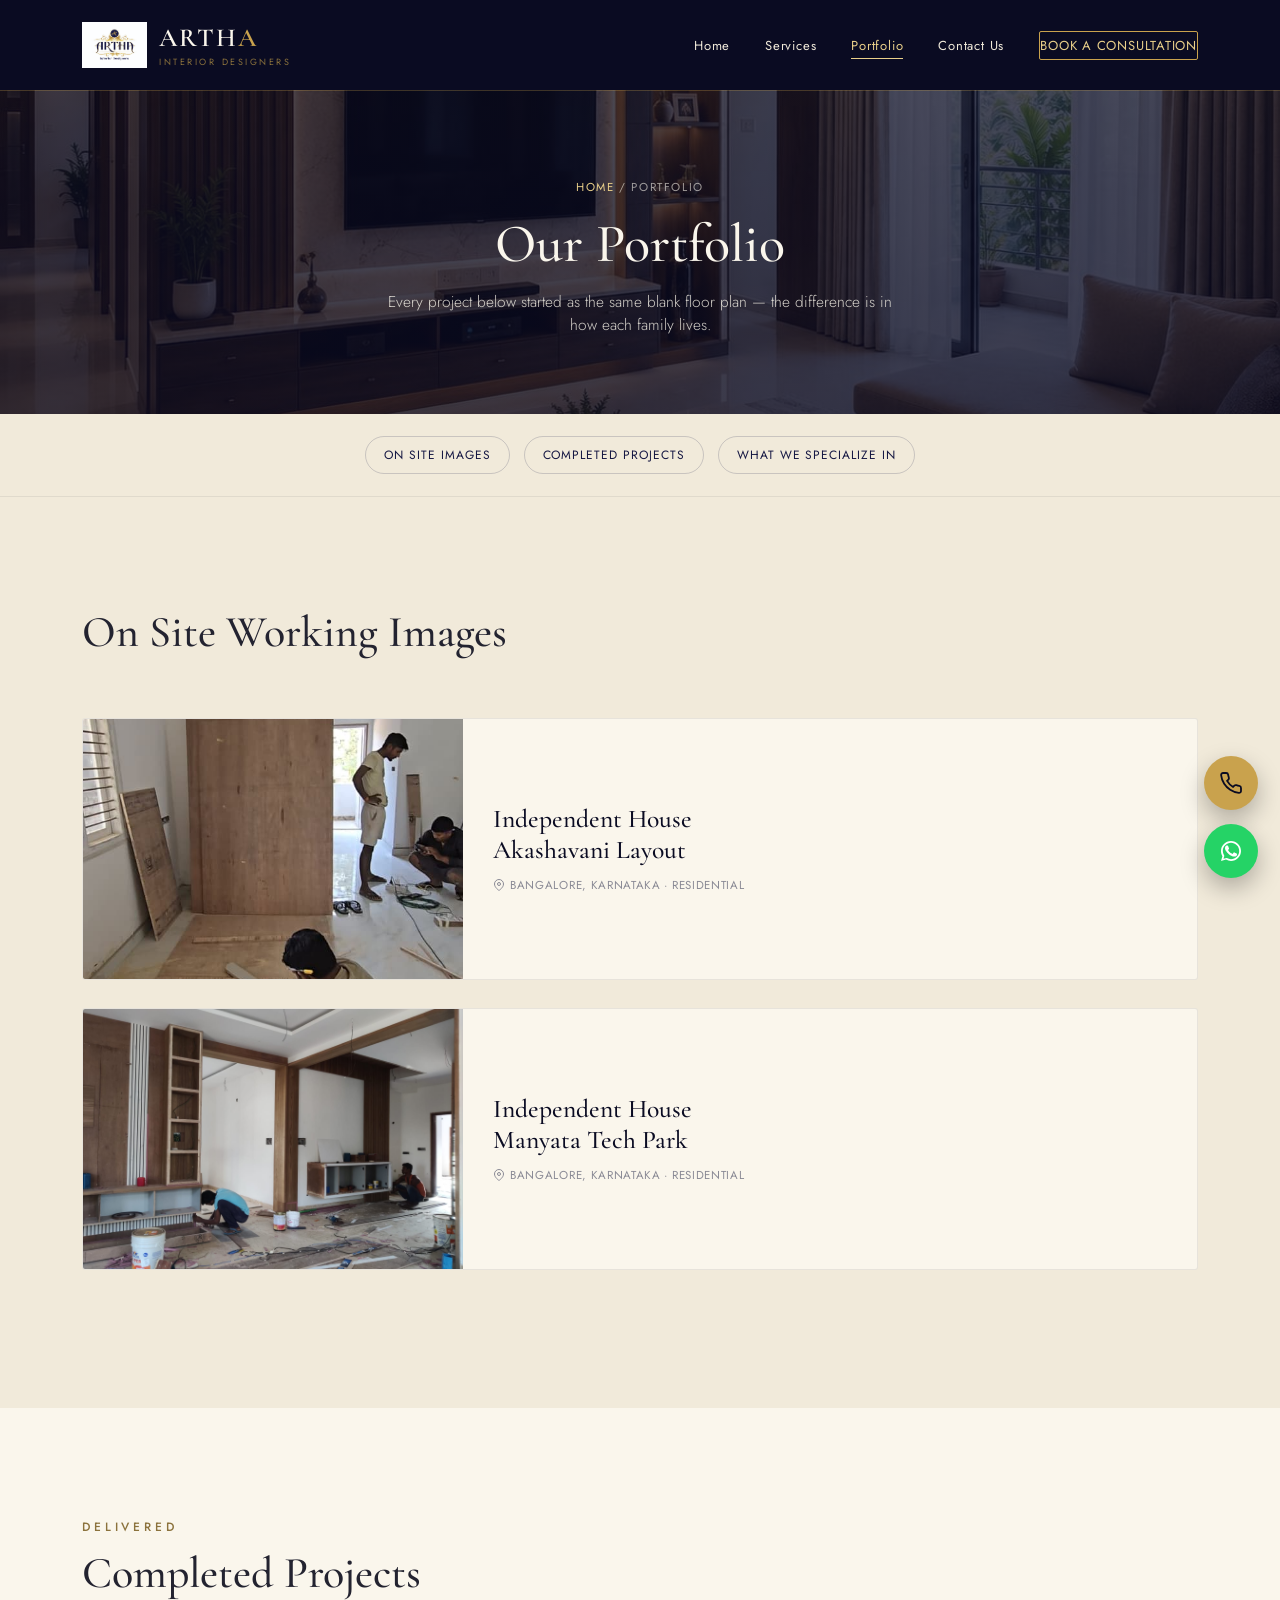
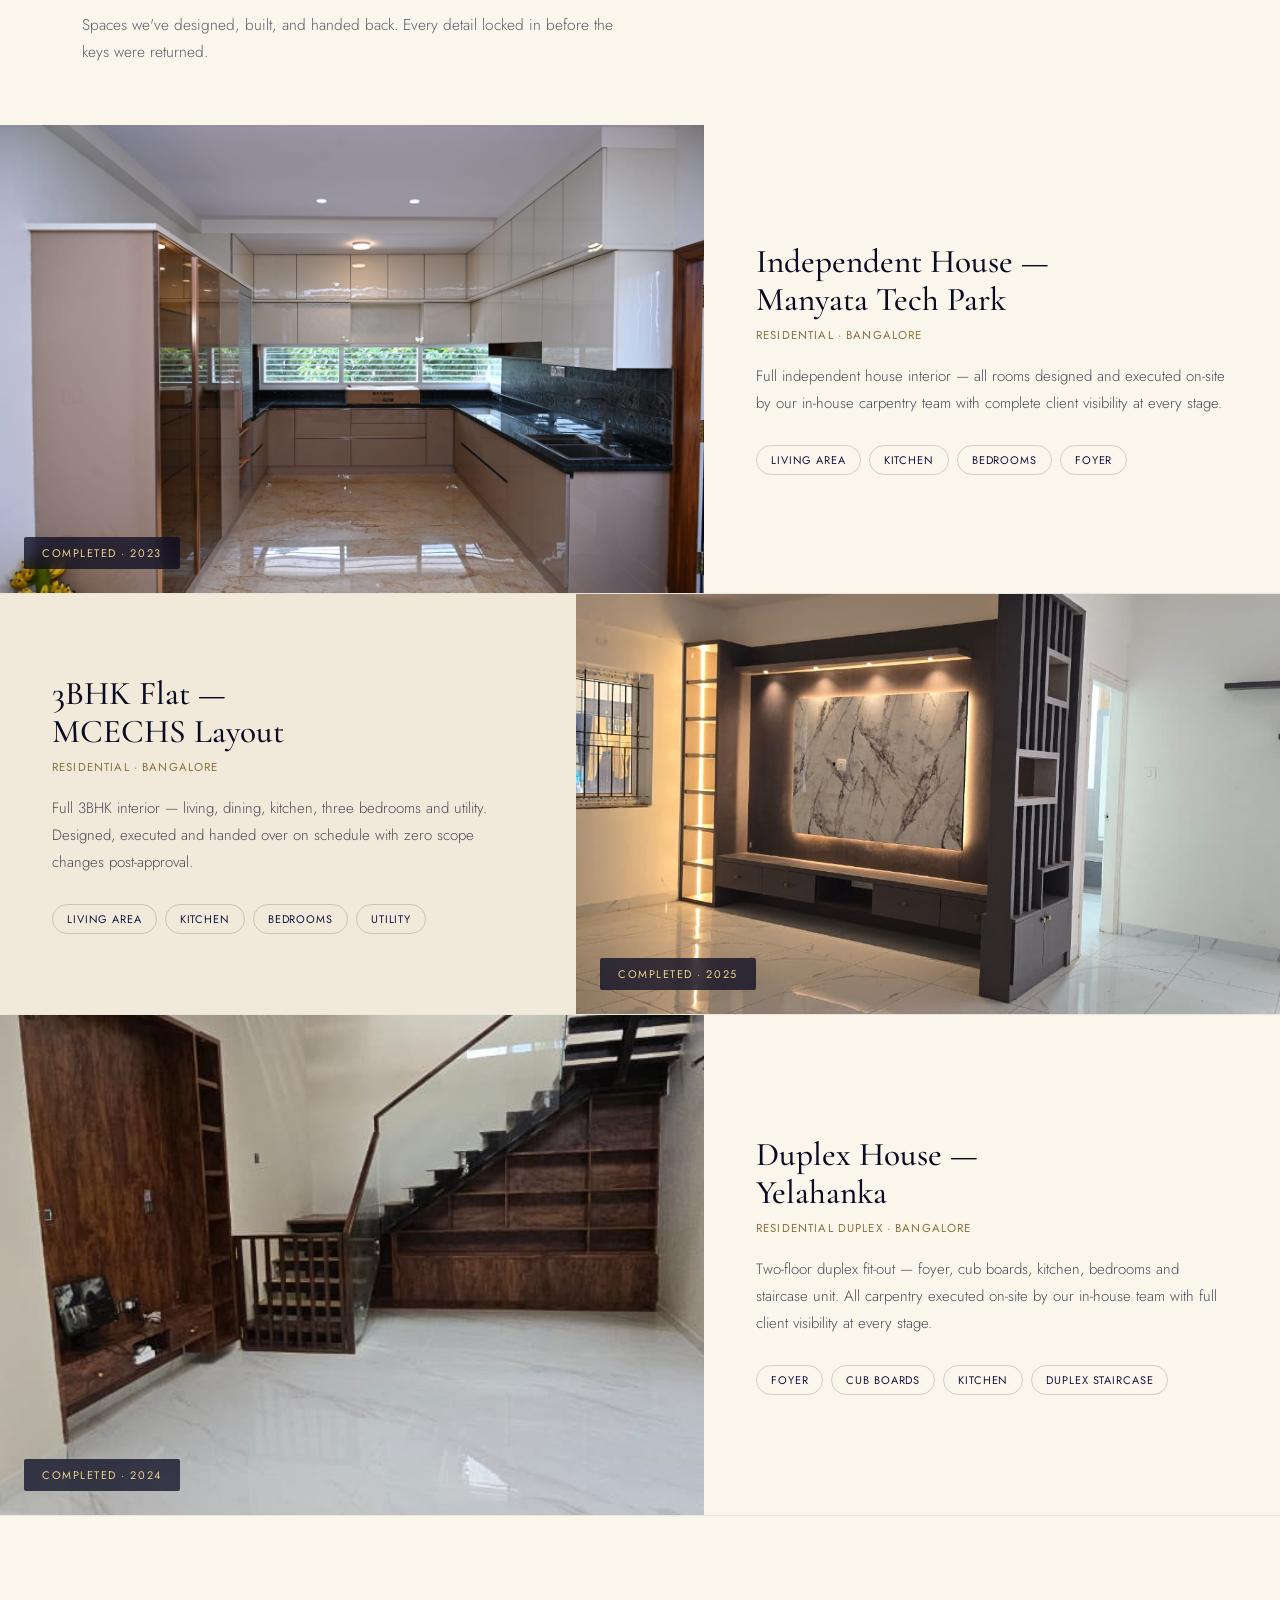
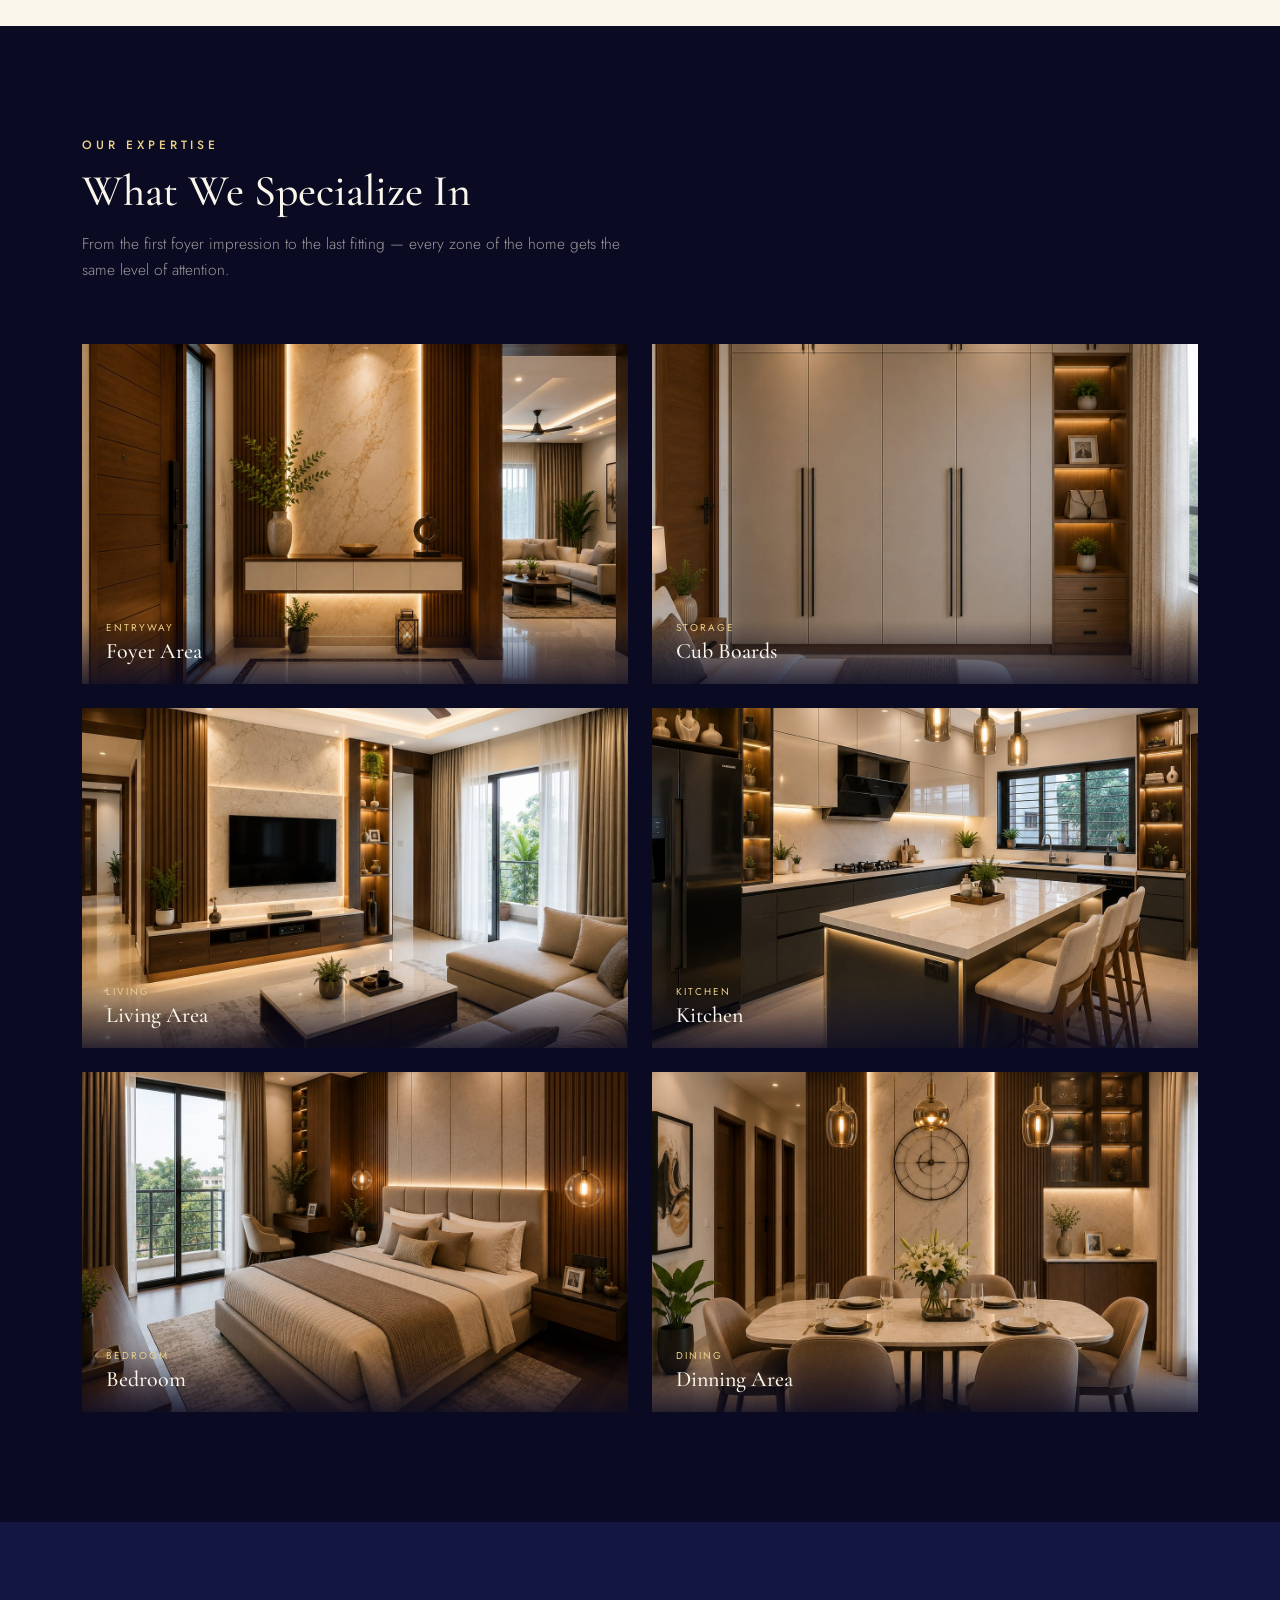
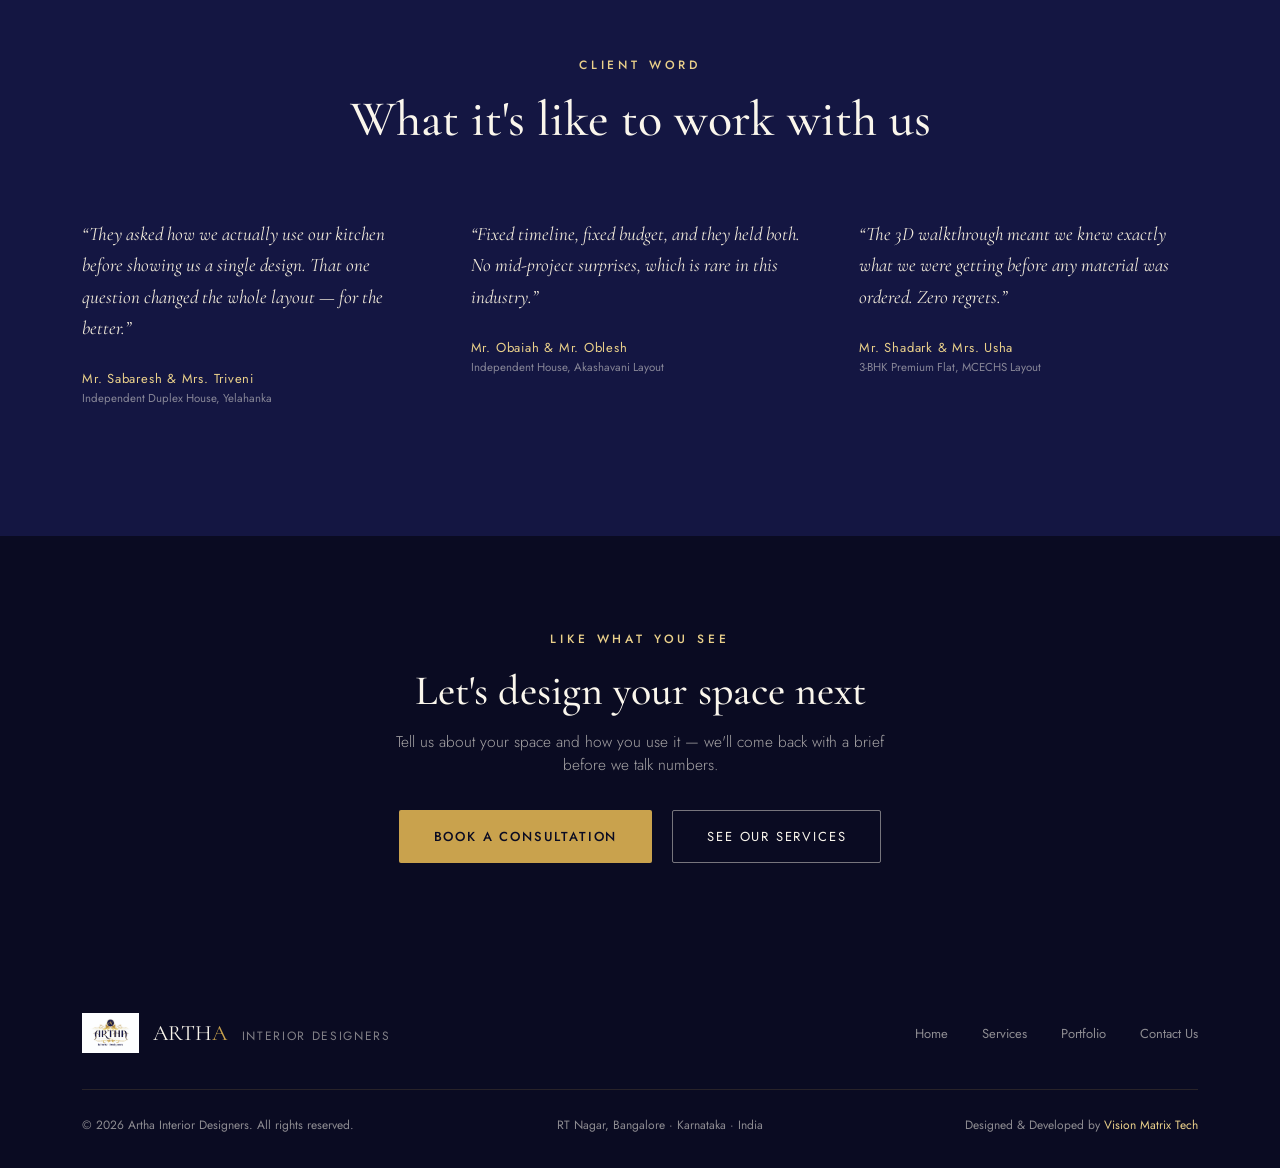
<file: Portfolio.html>
<!DOCTYPE html>
<html lang="en">
<head>
<meta charset="UTF-8">
<meta name="viewport" content="width=device-width, initial-scale=1.0">
<title>Portfolio — Artha Interior Designers</title>
<meta name="description" content="Browse Artha Interior Designers' portfolio — completed projects, ongoing work, foyers, cub boards, living areas, kitchens, bedrooms and dinning areas.">
<link rel="preconnect" href="https://fonts.googleapis.com">
<link rel="preconnect" href="https://fonts.gstatic.com" crossorigin>
<link href="https://fonts.googleapis.com/css2?family=Cormorant+Garamond:ital,wght@0,300;0,400;0,500;0,600;1,400&family=Jost:wght@300;400;500;600&display=swap" rel="stylesheet">
<link rel="stylesheet" href="style.css">
<style>
  /* Override bento grid to equal 2x2 cards */
  .gallery-grid-2x2 {
    display: grid;
    grid-template-columns: repeat(auto-fit, minmax(320px, 1fr));
    gap: 24px;
    margin-top: 40px;
  }
  @media (min-width: 768px) {
    .gallery-grid-2x2 {
      grid-template-columns: repeat(2, 1fr);
    }
  }
  .gallery-grid-2x2 .bento-item {
    height: 340px;
    grid-column: auto !important;
    grid-row: auto !important;
  }

  /* Tighten ongoing tracker cards to remove empty space */
  .tracker-card {
    min-height: auto !important;
    height: auto !important;
    align-items: center;
  }
  .tracker-img {
    height: 260px !important;
    min-height: 260px !important;
  }
  .tracker-body {
    padding: 30px !important;
    display: flex !important;
    flex-direction: column !important;
    justify-content: center !important;
    gap: 12px !important;
  }
  .tracker-title {
    margin: 0 !important;
  }
  .tracker-loc {
    margin: 0 !important;
  }
</style>
</head>
<body>

<header id="siteHeader">
  <nav class="wrap">
    <div class="brand">
      <img src="arthawhitelogo.png" alt="Artha Interior Designers" class="brand-logo">
      <div>
        <span class="brand-mark">ARTH<em>A</em></span>
        <span class="brand-sub">Interior Designers</span>
      </div>
    </div>
    <div class="nav-links" id="navLinks">
      <a href="index.html">Home</a>
      <a href="services.html">Services</a>
      <a href="Portfolio.html" class="active">Portfolio</a>
      <a href="contactus.html">Contact Us</a>
      <a href="contactus.html#contact" class="nav-cta">Book a Consultation</a>
    </div>
    <button class="nav-toggle" id="navToggle" aria-label="Menu" aria-expanded="false">☰</button>
  </nav>
</header>

<section class="page-banner photo-living">
  <div class="banner-inner">
    <div class="breadcrumb"><a href="index.html">Home</a> / Portfolio</div>
    <h1>Our Portfolio</h1>
    <p>Every project below started as the same blank floor plan — the difference is in how each family lives.</p>
  </div>
</section>

<div class="quick-links-row">
  <div class="wrap">
    <a href="#ongoing">On Site Images</a>
    <a href="#completed">Completed Projects</a>
    <a href="#specialize">What We Specialize In</a>
  </div>
</div>

<!-- ===== ONGOING — Clean Compact Cards ===== -->
<section class="port-ongoing" id="ongoing">
  <div class="wrap">
    <div class="port-section-intro reveal">
      <h2 class="port-section-title">On Site Working Images</h2>
    </div>

    <!-- Tracker card 1 -->
    <div class="tracker-card reveal">
      <div class="tracker-img">
        <img src="ongoingprojectakashavanilayout.jpeg" alt="Akashavani Layout">
      </div>
      <div class="tracker-body">
        <h3 class="tracker-title">Independent House<br>Akashavani Layout</h3>
        <span class="tracker-loc">
          <svg width="12" height="12" viewBox="0 0 24 24" fill="none" stroke="currentColor" stroke-width="2"><path d="M21 10c0 7-9 13-9 13s-9-6-9-13a9 9 0 0 1 18 0z"/><circle cx="12" cy="10" r="3"/></svg>
          Bangalore, Karnataka · Residential
        </span>
      </div>
    </div>

    <!-- Tracker card 2 -->
    <div class="tracker-card reveal">
      <div class="tracker-img">
        <img src="ongoingprojectthanisandra.jpeg" alt="Manyata Tech Park">
      </div>
      <div class="tracker-body">
        <h3 class="tracker-title">Independent House<br>Manyata Tech Park</h3>
        <span class="tracker-loc">
          <svg width="12" height="12" viewBox="0 0 24 24" fill="none" stroke="currentColor" stroke-width="2"><path d="M21 10c0 7-9 13-9 13s-9-6-9-13a9 9 0 0 1 18 0z"/><circle cx="12" cy="10" r="3"/></svg>
          Bangalore, Karnataka · Residential
        </span>
      </div>
    </div>

  </div>
</section>

<!-- ===== COMPLETED — Alternating Case Studies ===== -->
<section class="port-completed" id="completed">
  <div class="wrap">
    <div class="port-section-intro reveal">
      <div class="port-section-label">
        <span class="eyebrow">Delivered</span>
      </div>
      <h2 class="port-section-title">Completed Projects</h2>
      <p class="port-section-sub">Spaces we've designed, built, and handed back. Every detail locked in before the keys were returned.</p>
    </div>
  </div>

  <!-- Case study 1 — image left -->
  <div class="case-study reveal">
    <div class="case-img">
      <img src="2bhkrkhegdenagar.jpeg" alt="Independent House Manyata Tech Park">
      <div class="case-img-tag">Completed · 2023</div>
    </div>
    <div class="case-body">
      <h3 class="case-title">Independent House —<br>Manyata Tech Park</h3>
      <span class="case-type">Residential · Bangalore</span>
      <p class="case-desc">Full independent house interior — all rooms designed and executed on-site by our in-house carpentry team with complete client visibility at every stage.</p>
      <div class="case-tags">
        <span>Living Area</span>
        <span>Kitchen</span>
        <span>Bedrooms</span>
        <span>Foyer</span>
      </div>
    </div>
  </div>

  <!-- Case study 2 — image right -->
  <div class="case-study case-study--flip reveal">
    <div class="case-img">
      <img src="3bhkflatmcechslayout.jpeg" alt="3BHK Flat MCECHS Layout">
      <div class="case-img-tag">Completed · 2025</div>
    </div>
    <div class="case-body">
      <h3 class="case-title">3BHK Flat —<br>MCECHS Layout</h3>
      <span class="case-type">Residential · Bangalore</span>
      <p class="case-desc">Full 3BHK interior — living, dining, kitchen, three bedrooms and utility. Designed, executed and handed over on schedule with zero scope changes post-approval.</p>
      <div class="case-tags">
        <span>Living Area</span>
        <span>Kitchen</span>
        <span>Bedrooms</span>
        <span>Utility</span>
      </div>
    </div>
  </div>

  <!-- Case study 3 — image left -->
  <div class="case-study reveal">
    <div class="case-img">
      <img src="duplexhouseyalahanka.jpeg" alt="Duplex House Yelahanka">
      <div class="case-img-tag">Completed · 2024</div>
    </div>
    <div class="case-body">
      <h3 class="case-title">Duplex House —<br>Yelahanka</h3>
      <span class="case-type">Residential Duplex · Bangalore</span>
      <p class="case-desc">Two-floor duplex fit-out — foyer, cub boards, kitchen, bedrooms and staircase unit. All carpentry executed on-site by our in-house team with full client visibility at every stage.</p>
      <div class="case-tags">
        <span>Foyer</span>
        <span>Cub Boards</span>
        <span>Kitchen</span>
        <span>Duplex Staircase</span>
      </div>
    </div>
  </div>
</section>

<!-- ===== SPECIALIZE — Equal 2x2 Gallery Grid ===== -->
<section class="port-specialize" id="specialize">
  <div class="wrap">
    <div class="port-section-intro reveal">
      <div class="port-section-label">
        <span class="eyebrow">Our Expertise</span>
      </div>
      <h2 class="port-section-title">What We Specialize In</h2>
      <p class="port-section-sub">From the first foyer impression to the last fitting — every zone of the home gets the same level of attention.</p>
    </div>

    <div class="gallery-grid-2x2 reveal">
      <!-- Foyer Area -->
      <a href="#foyer" class="bento-item" id="foyer">
        <img src="foyerarea.jpeg" alt="Foyer Area">
        <div class="bento-label">
          <span class="bento-cat">Entryway</span>
          <h3>Foyer Area</h3>
        </div>
      </a>
      <!-- Cub Boards -->
      <a href="#cubboards" class="bento-item" id="cubboards">
        <img src="hall.jpeg" alt="Cub Boards">
        <div class="bento-label">
          <span class="bento-cat">Storage</span>
          <h3>Cub Boards</h3>
        </div>
      </a>
      <!-- Living Area -->
      <a href="#living" class="bento-item" id="living">
        <img src="livingarea.jpeg" alt="Living Area">
        <div class="bento-label">
          <span class="bento-cat">Living</span>
          <h3>Living Area</h3>
        </div>
      </a>
      <!-- Kitchen -->
      <a href="#kitchen" class="bento-item" id="kitchen">
        <img src="kitchen.jpeg" alt="Kitchen">
        <div class="bento-label">
          <span class="bento-cat">Kitchen</span>
          <h3>Kitchen</h3>
        </div>
      </a>
      <!-- Bedroom -->
      <a href="#bedroom" class="bento-item" id="bedroom">
        <img src="bedroom.jpeg" alt="Bedroom">
        <div class="bento-label">
          <span class="bento-cat">Bedroom</span>
          <h3>Bedroom</h3>
        </div>
      </a>
      <!-- Dinning Area -->
      <a href="#dinning" class="bento-item" id="dinning">
        <img src="tvunit.jpeg" alt="Dinning Area">
        <div class="bento-label">
          <span class="bento-cat">Dining</span>
          <h3>Dinning Area</h3>
        </div>
      </a>
    </div>
  </div>
</section>

<section class="testimonials">
  <div class="wrap">
    <div class="section-head reveal">
      <span class="eyebrow on-dark">Client Word</span>
      <h2>What it's like to work with us</h2>
    </div>
    <div class="t-grid reveal">
      <div class="t-card">
        <q>They asked how we actually use our kitchen before showing us a single design. That one question changed the whole layout — for the better.</q>
        <div class="t-name">Mr. Sabaresh &amp; Mrs. Triveni</div>
        <div class="t-role">Independent Duplex House, Yelahanka</div>
      </div>
      <div class="t-card">
        <q>Fixed timeline, fixed budget, and they held both. No mid-project surprises, which is rare in this industry.</q>
        <div class="t-name">Mr. Obaiah &amp; Mr. Oblesh</div>
        <div class="t-role">Independent House, Akashavani Layout</div>
      </div>
      <div class="t-card">
        <q>The 3D walkthrough meant we knew exactly what we were getting before any material was ordered. Zero regrets.</q>
        <div class="t-name">Mr. Shadark &amp; Mrs. Usha</div>
        <div class="t-role">3-BHK Premium Flat, MCECHS Layout</div>
      </div>
    </div>
  </div>
</section>

<section class="cta-banner">
  <div class="wrap">
    <span class="eyebrow">Like What You See</span>
    <h2>Let's design your space next</h2>
    <p>Tell us about your space and how you use it — we'll come back with a brief before we talk numbers.</p>
    <div class="cta-actions">
      <a href="contactus.html#contact" class="btn btn-gold">Book a Consultation</a>
      <a href="services.html" class="btn btn-ghost">See Our Services</a>
    </div>
  </div>
</section>

<footer>
  <div class="wrap">
    <div class="footer-top">
      <div class="footer-brand" style="display:flex;align-items:center;gap:14px;">
        <img src="arthawhitelogo.png" alt="Artha Interior Designers logo" class="footer-logo">
        <span>ARTH<em>A</em> <span style="font-family:'Jost',sans-serif;font-size:12px;letter-spacing:0.14em;text-transform:uppercase;color:rgba(250,246,236,0.5);vertical-align:middle;margin-left:10px;">Interior Designers</span></span>
      </div>
      <div class="footer-links">
        <a href="index.html">Home</a>
        <a href="services.html">Services</a>
        <a href="Portfolio.html">Portfolio</a>
        <a href="contactus.html">Contact Us</a>
      </div>
    </div>
    <div class="footer-bottom">
      <span>© 2026 Artha Interior Designers. All rights reserved.</span>
      <span>RT Nagar, Bangalore · Karnataka · India</span>
      <span>Designed &amp; Developed by <a href="https://visionmatrixtech.com" target="_blank" rel="noopener" style="color:var(--gold-light);text-decoration:none;">Vision Matrix Tech</a></span>
    </div>
  </div>
</footer>

<div class="quick-actions">
  <a href="tel:+919845840824" class="qa-btn qa-call" aria-label="Call Us">
    <svg viewBox="0 0 24 24" fill="none" stroke="currentColor" stroke-width="1.8"><path d="M22 16.92v3a2 2 0 0 1-2.18 2 19.79 19.79 0 0 1-8.63-3.07 19.5 19.5 0 0 1-6-6 19.79 19.79 0 0 1-3.07-8.67A2 2 0 0 1 4.11 2h3a2 2 0 0 1 2 1.72 12.84 12.84 0 0 0 .7 2.81 2 2 0 0 1-.45 2.11L8.09 9.91a16 16 0 0 0 6 6l1.27-1.27a2 2 0 0 1 2.11-.45 12.84 12.84 0 0 0 2.81.7A2 2 0 0 1 22 16.92z"/></svg>
  </a>
  <a href="https://wa.me/919845840824" target="_blank" rel="noopener" class="qa-btn qa-whatsapp" aria-label="WhatsApp Us">
    <svg viewBox="0 0 24 24" fill="currentColor"><path d="M17.472 14.382c-.297-.149-1.758-.867-2.03-.967-.273-.099-.471-.148-.67.15-.197.297-.767.966-.94 1.164-.173.199-.347.223-.644.075-.297-.15-1.255-.463-2.39-1.475-.883-.788-1.48-1.761-1.653-2.059-.173-.297-.018-.458.13-.606.134-.133.297-.347.446-.52.149-.174.198-.298.297-.497.099-.198.05-.371-.025-.52-.075-.149-.669-1.612-.916-2.207-.242-.579-.487-.5-.669-.51-.173-.008-.371-.01-.57-.01-.198 0-.52.074-.792.372-.272.297-1.04 1.016-1.04 2.479 0 1.462 1.065 2.875 1.213 3.074.149.198 2.096 3.2 5.077 4.487.709.306 1.262.489 1.694.625.712.227 1.36.195 1.871.118.571-.085 1.758-.719 2.006-1.413.248-.694.248-1.289.173-1.413-.074-.124-.272-.198-.57-.347z"/><path d="M12.001 2C6.478 2 2 6.478 2 12c0 1.89.525 3.66 1.436 5.166L2 22l4.965-1.404A9.945 9.945 0 0 0 12.001 22C17.523 22 22 17.523 22 12S17.523 2 12.001 2zm0 18.2a8.17 8.17 0 0 1-4.166-1.14l-.299-.177-3.048.863.87-2.97-.194-.305A8.17 8.17 0 0 1 3.8 12c0-4.522 3.679-8.2 8.201-8.2 4.521 0 8.199 3.678 8.199 8.2 0 4.522-3.678 8.2-8.199 8.2z"/></svg>
  </a>
</div>

<script>
  const header = document.getElementById('siteHeader');
  window.addEventListener('scroll', () => {
    header.classList.toggle('scrolled', window.scrollY > 40);
  });
  const navToggle = document.getElementById('navToggle');
  const navLinks = document.getElementById('navLinks');
  navToggle.addEventListener('click', () => {
    const isOpen = navLinks.classList.toggle('open');
    navToggle.setAttribute('aria-expanded', isOpen ? 'true' : 'false');
    navToggle.textContent = isOpen ? '✕' : '☰';
  });
  navLinks.querySelectorAll('a').forEach(link => {
    link.addEventListener('click', () => {
      navLinks.classList.remove('open');
      navToggle.setAttribute('aria-expanded', 'false');
      navToggle.textContent = '☰';
    });
  });
  const revealEls = document.querySelectorAll('.reveal');
  const io = new IntersectionObserver((entries) => {
    entries.forEach(e => { if (e.isIntersecting) e.target.classList.add('in'); });
  }, { threshold: 0.1 });
  revealEls.forEach(el => io.observe(el));
</script>
</body>
</html>
</file>
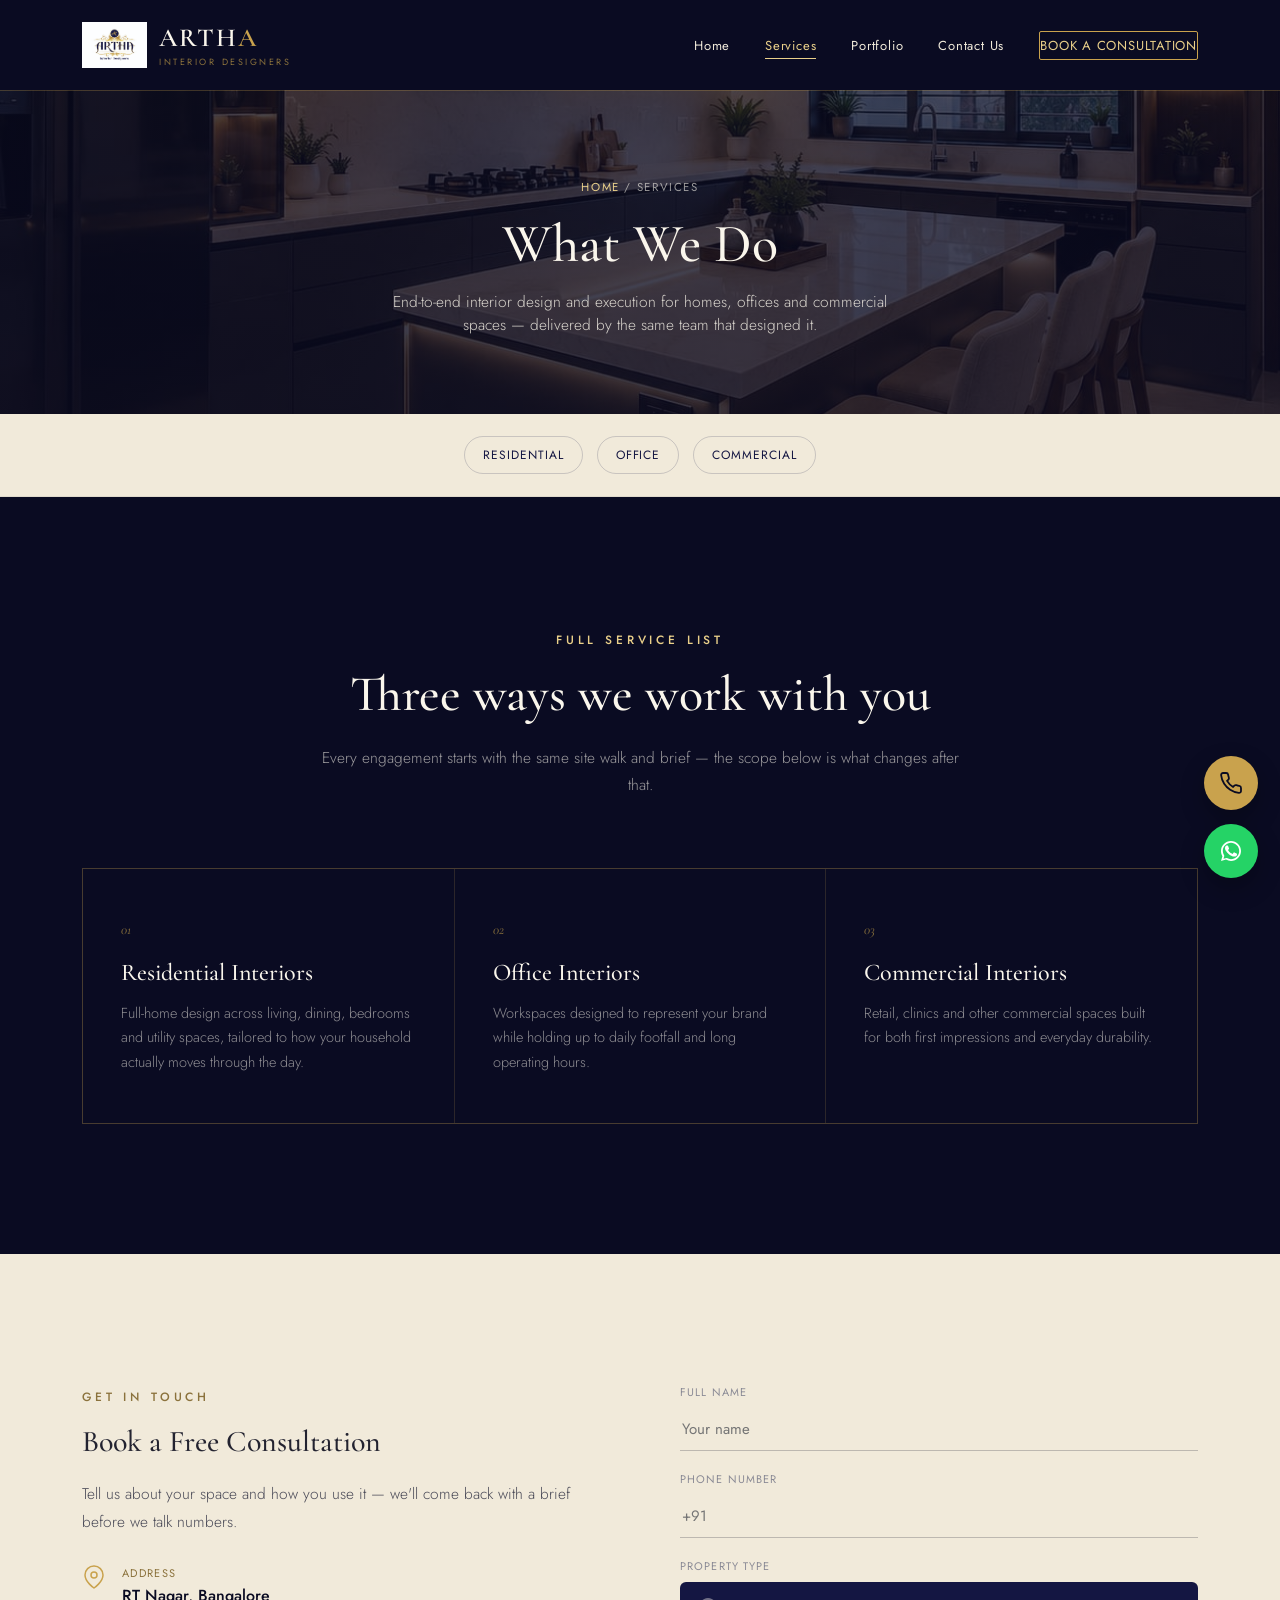
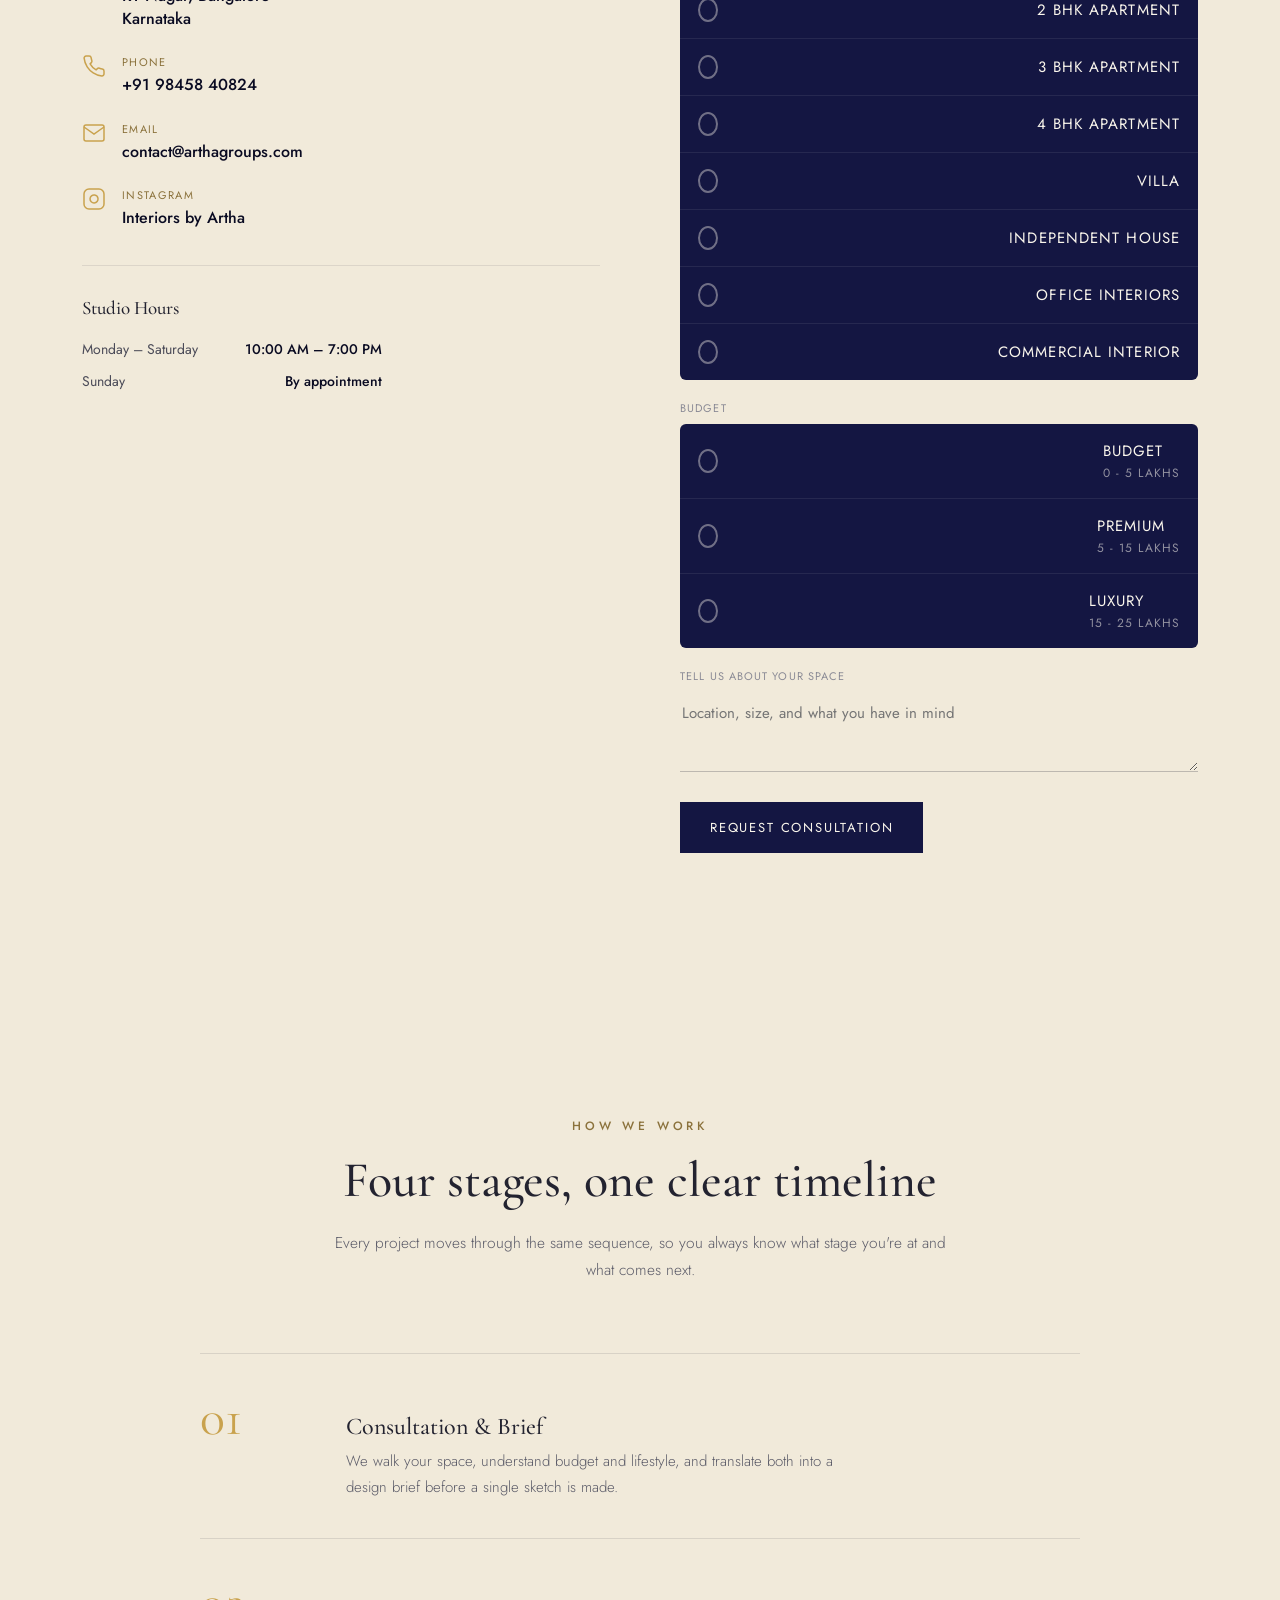
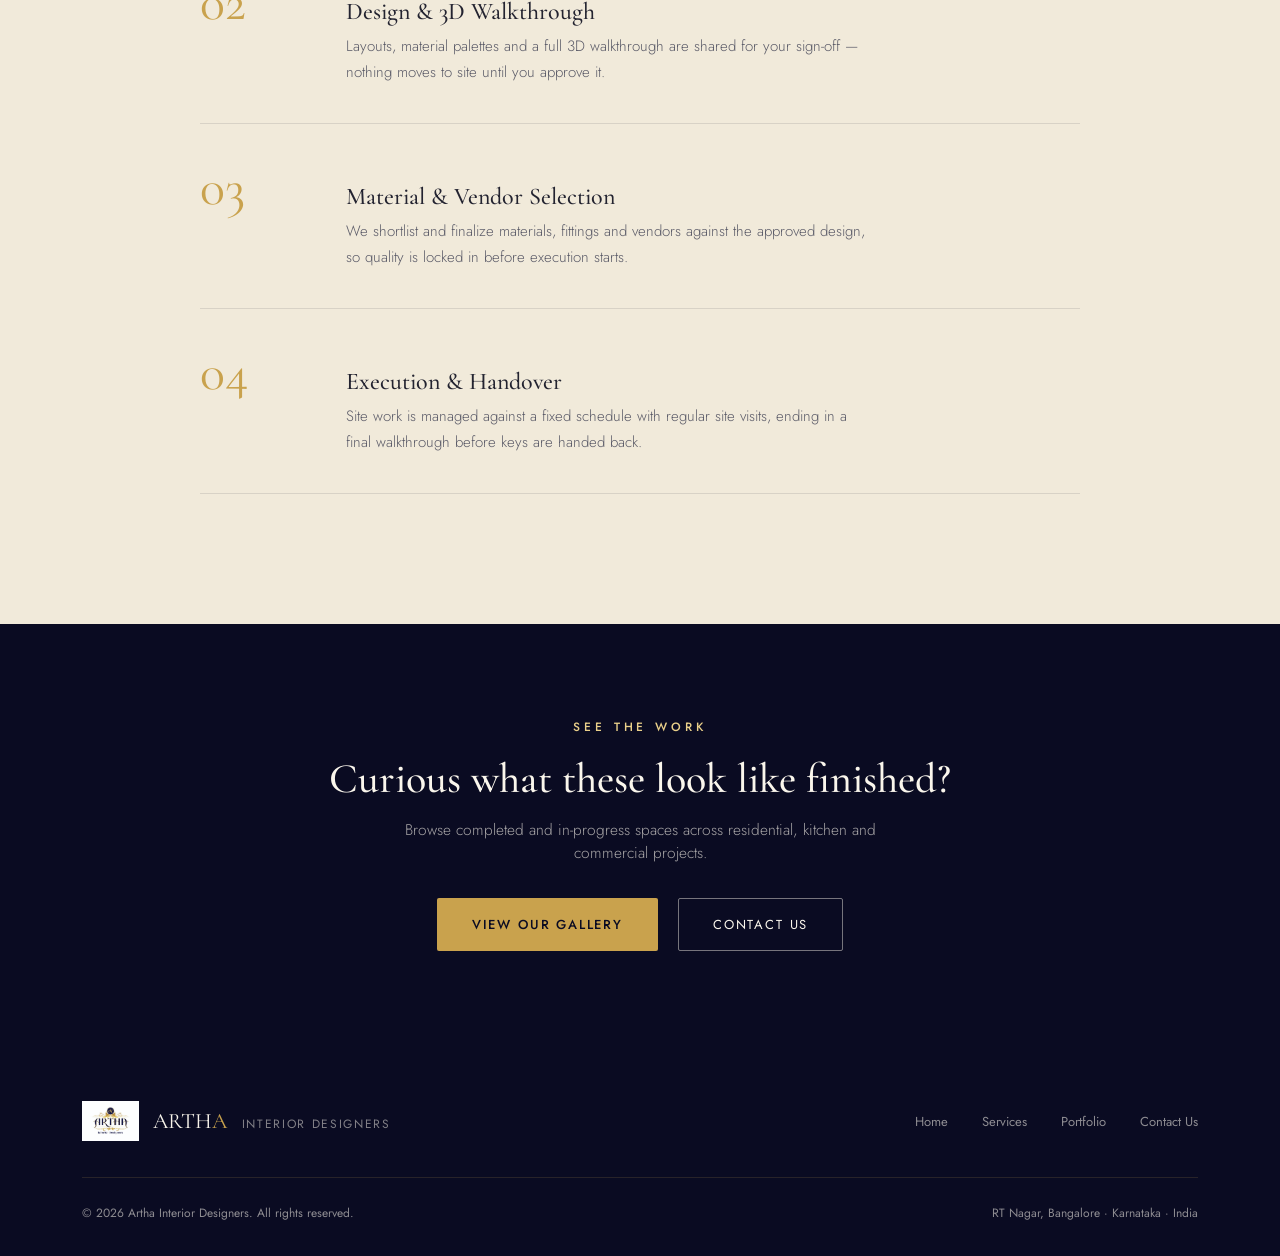
<file: services.html>
<!DOCTYPE html>
<html lang="en">
<head>
<meta charset="UTF-8">
<meta name="viewport" content="width=device-width, initial-scale=1.0">
<title>Services — Artha Interior Designers</title>
<meta name="description" content="Residential, office, commercial interiors — explore Artha Interior Designers' full service list.">
<link rel="preconnect" href="https://fonts.googleapis.com">
<link rel="preconnect" href="https://fonts.gstatic.com" crossorigin>
<link href="https://fonts.googleapis.com/css2?family=Cormorant+Garamond:ital,wght@0,300;0,400;0,500;0,600;1,400&family=Jost:wght@300;400;500;600&display=swap" rel="stylesheet">
<link rel="stylesheet" href="style.css">
</head>
<body>

<header id="siteHeader">
  <nav class="wrap">
    <div class="brand">
      <img src="arthawhitelogo.png" alt="Artha Interior Designers" class="brand-logo">
      <div>
        <span class="brand-mark">ARTH<em>A</em></span>
        <span class="brand-sub">Interior Designers</span>
      </div>
    </div>
    <div class="nav-links" id="navLinks">
      <a href="index.html">Home</a>
      <a href="services.html" class="active">Services</a>
      <a href="Portfolio.html">Portfolio</a>
      <a href="contactus.html">Contact Us</a>
      <a href="contactus.html#contact" class="nav-cta">Book a Consultation</a>
    </div>
    <button class="nav-toggle" id="navToggle" aria-label="Menu" aria-expanded="false">☰</button>
  </nav>
</header>

<section class="page-banner photo-kitchen">
  <div class="banner-inner">
    <div class="breadcrumb"><a href="index.html">Home</a> / Services</div>
    <h1>What We Do</h1>
    <p>End-to-end interior design and execution for homes, offices and commercial spaces — delivered by the same team that designed it.</p>
  </div>
</section>

<div class="quick-links-row">
  <div class="wrap">
    <a href="#residential">Residential</a>
    <a href="#office">Office</a>
    <a href="#commercial">Commercial</a>
  </div>
</div>

<section class="services" id="service-list">
  <div class="wrap">
    <div class="section-head reveal">
      <span class="eyebrow on-dark">Full Service List</span>
      <h2>Three ways we work with you</h2>
      <p>Every engagement starts with the same site walk and brief — the scope below is what changes after that.</p>
    </div>
    <div class="service-grid reveal">
      <div class="service-card" id="residential">
        <span class="num">01</span>
        <h3>Residential Interiors</h3>
        <p>Full-home design across living, dining, bedrooms and utility spaces, tailored to how your household actually moves through the day.</p>
      </div>
      <div class="service-card" id="office">
        <span class="num">02</span>
        <h3>Office Interiors</h3>
        <p>Workspaces designed to represent your brand while holding up to daily footfall and long operating hours.</p>
      </div>
      <div class="service-card" id="commercial">
        <span class="num">03</span>
        <h3>Commercial Interiors</h3>
        <p>Retail, clinics and other commercial spaces built for both first impressions and everyday durability.</p>
      </div>
    </div>
  </div>
</section>

<section class="contact" id="book-consultation" style="background:var(--ivory-dim);">
  <div class="wrap contact-grid">
    <div class="contact-info reveal">
      <span class="eyebrow">Get In Touch</span>
      <h3>Book a Free Consultation</h3>
      <p>Tell us about your space and how you use it — we'll come back with a brief before we talk numbers.</p>

      <div class="contact-methods">
        <div class="contact-item">
          <svg class="contact-icon" viewBox="0 0 24 24">
            <path d="M21 10c0 7-9 13-9 13s-9-6-9-13a9 9 0 0 1 18 0z"></path>
            <circle cx="12" cy="10" r="3"></circle>
          </svg>
          <div>
            <span>Address</span>
            <strong>RT Nagar, Bangalore<br>Karnataka</strong>
          </div>
        </div>
        <div class="contact-item">
          <svg class="contact-icon" viewBox="0 0 24 24">
            <path d="M22 16.92v3a2 2 0 0 1-2.18 2 19.79 19.79 0 0 1-8.63-3.07 19.5 19.5 0 0 1-6-6 19.79 19.79 0 0 1-3.07-8.67A2 2 0 0 1 4.11 2h3a2 2 0 0 1 2 1.72 12.84 12.84 0 0 0 .7 2.81 2 2 0 0 1-.45 2.11L8.09 9.91a16 16 0 0 0 6 6l1.27-1.27a2 2 0 0 1 2.11-.45 12.84 12.84 0 0 0 2.81.7A2 2 0 0 1 22 16.92z"></path>
          </svg>
          <div>
            <span>Phone</span>
            <strong><a href="tel:+919845840824">+91 98458 40824</a></strong>
          </div>
        </div>
        <div class="contact-item">
          <svg class="contact-icon" viewBox="0 0 24 24">
            <path d="M4 4h16c1.1 0 2 .9 2 2v12c0 1.1-.9 2-2 2H4c-1.1 0-2-.9-2-2V6c0-1.1.9-2 2-2z"></path>
            <polyline points="22,6 12,13 2,6"></polyline>
          </svg>
          <div>
            <span>Email</span>
            <strong><a href="mailto:contact@arthagroups.com">contact@arthagroups.com</a></strong>
          </div>
        </div>
        <div class="contact-item">
          <svg class="contact-icon" viewBox="0 0 24 24">
            <rect x="2" y="2" width="20" height="20" rx="5" ry="5"></rect>
            <path d="M16 11.37A4 4 0 1 1 12.63 8 4 4 0 0 1 16 11.37z"></path>
            <line x1="17.5" y1="6.5" x2="17.51" y2="6.5"></line>
          </svg>
          <div>
            <span>Instagram</span>
            <strong>Interiors by Artha</strong>
          </div>
        </div>
      </div>

      <div class="hours-box">
        <h4>Studio Hours</h4>
        <div class="hours-row"><span>Monday – Saturday</span><span>10:00 AM – 7:00 PM</span></div>
        <div class="hours-row"><span>Sunday</span><span>By appointment</span></div>
      </div>
    </div>

    <div class="reveal">
      <form onsubmit="event.preventDefault(); this.querySelector('.submit-btn').textContent='Request Sent';">
        <div class="field">
          <label for="s-name">Full Name</label>
          <input id="s-name" type="text" required placeholder="Your name">
        </div>
        <div class="field">
          <label for="s-phone">Phone Number</label>
          <input id="s-phone" type="tel" required placeholder="+91">
        </div>
        <div class="field">
          <label>Property Type</label>
          <div class="option-list">
            <label class="option-item"><input type="radio" name="s-property" value="2 BHK Apartment"><span>2 BHK Apartment</span></label>
            <label class="option-item"><input type="radio" name="s-property" value="3 BHK Apartment"><span>3 BHK Apartment</span></label>
            <label class="option-item"><input type="radio" name="s-property" value="4 BHK Apartment"><span>4 BHK Apartment</span></label>
            <label class="option-item"><input type="radio" name="s-property" value="Villa"><span>Villa</span></label>
            <label class="option-item"><input type="radio" name="s-property" value="Independent House"><span>Independent House</span></label>
            <label class="option-item"><input type="radio" name="s-property" value="Office Interiors"><span>Office Interiors</span></label>
            <label class="option-item"><input type="radio" name="s-property" value="Commercial Interior"><span>Commercial Interior</span></label>
          </div>
        </div>
        <div class="field">
          <label>Budget</label>
          <div class="option-list">
            <label class="option-item"><input type="radio" name="s-budget" value="Budget (0-5 Lakhs)"><span>Budget <em>0 - 5 Lakhs</em></span></label>
            <label class="option-item"><input type="radio" name="s-budget" value="Premium (5-15 Lakhs)"><span>Premium <em>5 - 15 Lakhs</em></span></label>
            <label class="option-item"><input type="radio" name="s-budget" value="Luxury (15-25 Lakhs)"><span>Luxury <em>15 - 25 Lakhs</em></span></label>
          </div>
        </div>
        <div class="field">
          <label for="s-message">Tell us about your space</label>
          <textarea id="s-message" placeholder="Location, size, and what you have in mind"></textarea>
        </div>
        <button type="submit" class="submit-btn">Request Consultation</button>
      </form>
    </div>
  </div>
</section>

<section class="process" id="process">
  <div class="wrap">
    <div class="section-head reveal">
      <span class="eyebrow">How We Work</span>
      <h2>Four stages, one clear timeline</h2>
      <p>Every project moves through the same sequence, so you always know what stage you're at and what comes next.</p>
    </div>
    <div class="process-list reveal">
      <div class="process-item">
        <span class="step-num">01</span>
        <div><h3>Consultation &amp; Brief</h3><p>We walk your space, understand budget and lifestyle, and translate both into a design brief before a single sketch is made.</p></div>
      </div>
      <div class="process-item">
        <span class="step-num">02</span>
        <div><h3>Design &amp; 3D Walkthrough</h3><p>Layouts, material palettes and a full 3D walkthrough are shared for your sign-off — nothing moves to site until you approve it.</p></div>
      </div>
      <div class="process-item">
        <span class="step-num">03</span>
        <div><h3>Material &amp; Vendor Selection</h3><p>We shortlist and finalize materials, fittings and vendors against the approved design, so quality is locked in before execution starts.</p></div>
      </div>
      <div class="process-item">
        <span class="step-num">04</span>
        <div><h3>Execution &amp; Handover</h3><p>Site work is managed against a fixed schedule with regular site visits, ending in a final walkthrough before keys are handed back.</p></div>
      </div>
    </div>
  </div>
</section>

<section class="cta-banner">
  <div class="wrap">
    <span class="eyebrow">See The Work</span>
    <h2>Curious what these look like finished?</h2>
    <p>Browse completed and in-progress spaces across residential, kitchen and commercial projects.</p>
    <div class="cta-actions">
      <a href="Portfolio.html" class="btn btn-gold">View Our Gallery</a>
      <a href="contactus.html#contact" class="btn btn-ghost">Contact Us</a>
    </div>
  </div>
</section>

<footer>
  <div class="wrap">
    <div class="footer-top">
      <div class="footer-brand" style="display:flex;align-items:center;gap:14px;">
        <img src="arthawhitelogo.png" alt="Artha Interior Designers logo" class="footer-logo">
        <span>ARTH<em>A</em> <span style="font-family:'Jost',sans-serif;font-size:12px;letter-spacing:0.14em;text-transform:uppercase;color:rgba(250,246,236,0.5);vertical-align:middle;margin-left:10px;">Interior Designers</span></span>
      </div>
      <div class="footer-links">
        <a href="index.html">Home</a>
        <a href="services.html">Services</a>
        <a href="Portfolio.html">Portfolio</a>
        <a href="contactus.html">Contact Us</a>
      </div>
    </div>
    <div class="footer-bottom">
      <span>© 2026 Artha Interior Designers. All rights reserved.</span>
      <span>RT Nagar, Bangalore · Karnataka · India</span>
    </div>
  </div>
</footer>

<div class="quick-actions">
  <a href="tel:+919845840824" class="qa-btn qa-call" aria-label="Call Us">
    <svg viewBox="0 0 24 24" fill="none" stroke="currentColor" stroke-width="1.8"><path d="M22 16.92v3a2 2 0 0 1-2.18 2 19.79 19.79 0 0 1-8.63-3.07 19.5 19.5 0 0 1-6-6 19.79 19.79 0 0 1-3.07-8.67A2 2 0 0 1 4.11 2h3a2 2 0 0 1 2 1.72 12.84 12.84 0 0 0 .7 2.81 2 2 0 0 1-.45 2.11L8.09 9.91a16 16 0 0 0 6 6l1.27-1.27a2 2 0 0 1 2.11-.45 12.84 12.84 0 0 0 2.81.7A2 2 0 0 1 22 16.92z"/></svg>
  </a>
  <a href="https://wa.me/919845840824" target="_blank" rel="noopener" class="qa-btn qa-whatsapp" aria-label="WhatsApp Us">
    <svg viewBox="0 0 24 24" fill="currentColor"><path d="M17.472 14.382c-.297-.149-1.758-.867-2.03-.967-.273-.099-.471-.148-.67.15-.197.297-.767.966-.94 1.164-.173.199-.347.223-.644.075-.297-.15-1.255-.463-2.39-1.475-.883-.788-1.48-1.761-1.653-2.059-.173-.297-.018-.458.13-.606.134-.133.297-.347.446-.52.149-.174.198-.298.297-.497.099-.198.05-.371-.025-.52-.075-.149-.669-1.612-.916-2.207-.242-.579-.487-.5-.669-.51-.173-.008-.371-.01-.57-.01-.198 0-.52.074-.792.372-.272.297-1.04 1.016-1.04 2.479 0 1.462 1.065 2.875 1.213 3.074.149.198 2.096 3.2 5.077 4.487.709.306 1.262.489 1.694.625.712.227 1.36.195 1.871.118.571-.085 1.758-.719 2.006-1.413.248-.694.248-1.289.173-1.413-.074-.124-.272-.198-.57-.347z"/><path d="M12.001 2C6.478 2 2 6.478 2 12c0 1.89.525 3.66 1.436 5.166L2 22l4.965-1.404A9.945 9.945 0 0 0 12.001 22C17.523 22 22 17.523 22 12S17.523 2 12.001 2zm0 18.2a8.17 8.17 0 0 1-4.166-1.14l-.299-.177-3.048.863.87-2.97-.194-.305A8.17 8.17 0 0 1 3.8 12c0-4.522 3.679-8.2 8.201-8.2 4.521 0 8.199 3.678 8.199 8.2 0 4.522-3.678 8.2-8.199 8.2z"/></svg>
  </a>
</div>

<script>
  const header = document.getElementById('siteHeader');
  window.addEventListener('scroll', () => {
    header.classList.toggle('scrolled', window.scrollY > 40);
  });

  const navToggle = document.getElementById('navToggle');
  const navLinks = document.getElementById('navLinks');
  navToggle.addEventListener('click', () => {
    const isOpen = navLinks.classList.toggle('open');
    navToggle.setAttribute('aria-expanded', isOpen ? 'true' : 'false');
    navToggle.textContent = isOpen ? '✕' : '☰';
  });
  navLinks.querySelectorAll('a').forEach(link => {
    link.addEventListener('click', () => {
      navLinks.classList.remove('open');
      navToggle.setAttribute('aria-expanded', 'false');
      navToggle.textContent = '☰';
    });
  });

  const revealEls = document.querySelectorAll('.reveal');
  const io = new IntersectionObserver((entries) => {
    entries.forEach(e => { if (e.isIntersecting) e.target.classList.add('in'); });
  }, { threshold: 0.15 });
  revealEls.forEach(el => io.observe(el));
</script>

</body>
</html>
</file>
<file: style.css>
/* =========================================================
   ARTHA INTERIOR DESIGNERS — SHARED STYLESHEET
   Used by: index.html, services.html, Portfolio.html, contactus.html
   ========================================================= */

:root{
  --navy-deep:#0A0B22;
  --navy:#141642;
  --navy-soft:#1E214F;
  --gold:#C9A24D;
  --gold-light:#EAD08A;
  --gold-dim:#8B723C;
  --ivory:#FAF6EC;
  --ivory-dim:#F1EADA;
  --charcoal:#232330;
  --line:rgba(201,162,77,0.28);
  --serif:'Cormorant Garamond', serif;
  --sans:'Jost', sans-serif;
}
*{margin:0;padding:0;box-sizing:border-box;}
html{scroll-behavior:smooth;}
body{
  font-family:var(--sans);
  background:var(--ivory);
  color:var(--charcoal);
  overflow-x:hidden;
  -webkit-font-smoothing:antialiased;
}
a{color:inherit;text-decoration:none;}
img{max-width:100%;display:block;}
ul{list-style:none;}
button{font-family:inherit;}
.wrap{max-width:1180px;margin:0 auto;padding:0 32px;}
.eyebrow{
  font-family:var(--sans);
  text-transform:uppercase;
  letter-spacing:0.32em;
  font-size:12px;
  font-weight:500;
  color:var(--gold-dim);
}
.eyebrow.on-dark{color:var(--gold-light);}

/* ---------- Flourish signature element ---------- */
.flourish{display:flex;align-items:center;justify-content:center;gap:18px;width:100%;}
.flourish svg{height:20px;width:auto;flex-shrink:0;}
.flourish .stem{flex:1 1 auto;height:1px;background:linear-gradient(90deg, transparent, var(--gold) 50%, transparent);max-width:220px;}
.flourish.dark .stem{background:linear-gradient(90deg, transparent, var(--gold-light) 50%, transparent);}

/* ---------- Nav ---------- */
header{
  position:fixed;top:0;left:0;right:0;z-index:100;
  padding:22px 0;
  background:var(--navy-deep);
  box-shadow:0 1px 0 var(--line);
  transition:padding .4s ease, box-shadow .4s ease;
}
header.scrolled{padding:14px 0;}
nav{display:flex;align-items:center;justify-content:space-between;position:relative;}
.brand{display:flex;align-items:center;gap:12px;}
.brand-logo{height:46px;width:auto;display:block;}
.brand-mark{font-family:var(--serif);font-size:26px;font-weight:600;letter-spacing:0.08em;color:var(--ivory);}
.brand-mark em{color:var(--gold);font-style:normal;}
.brand-sub{font-size:9px;letter-spacing:0.28em;text-transform:uppercase;color:var(--gold-dim);margin-top:2px;display:block;}
.nav-links{display:flex;gap:35px;align-items:center;}
.nav-links a{font-size:13px;letter-spacing:0.06em;color:var(--ivory-dim);position:relative;padding:4px 0;transition:color .3s ease;}
.nav-links a:not(.nav-cta)::after{content:"";position:absolute;left:0;bottom:0;width:0;height:1px;background:var(--gold-light);transition:width .3s ease;}
.nav-links a:not(.nav-cta):hover::after{width:100%;}
.nav-links a:not(.nav-cta).active::after{width:100%;}
.nav-links a:not(.nav-cta).active{color:var(--gold-light);}
.nav-links a:hover{color:var(--gold-light);}
.nav-cta{
  border:1px solid var(--gold);
  color:var(--gold-light) !important;
  padding:10px 22px;
  font-size:12px;letter-spacing:0.12em;text-transform:uppercase;
  border-radius:2px;
  transition:background .3s ease, color .3s ease, box-shadow .3s ease, transform .3s ease;
  white-space:nowrap;
}
.nav-cta:hover{background:var(--gold);color:var(--navy-deep) !important;box-shadow:0 10px 24px rgba(201,162,77,0.28);transform:translateY(-2px);}
.nav-toggle{display:none;background:none;border:none;color:var(--ivory);font-size:26px;cursor:pointer;line-height:1;padding:4px 6px;}

/* ---------- Hero (index only) ---------- */
.hero{
  position:relative;
  min-height:100vh;
  background-color:#0A0B22;
  background-image:
    linear-gradient(180deg, rgba(10,11,34,0.72) 0%, rgba(10,11,34,0.55) 45%, rgba(10,11,34,0.86) 100%),
    url('https://images.unsplash.com/photo-1759238136854-a43787126db7?q=80&w=2400&auto=format&fit=crop');
  background-size:cover;
  background-position:center 35%;
  background-repeat:no-repeat;
  display:flex;align-items:center;justify-content:center;
  text-align:center;color:var(--ivory);
  padding:128px 24px 56px;
  overflow:hidden;
}
.hero-watermark{
  position:absolute;font-family:var(--serif);font-size:min(70vw, 900px);font-weight:500;
  color:rgba(250,246,236,0.045);top:50%;left:50%;transform:translate(-50%,-52%);
  user-select:none;pointer-events:none;line-height:1;animation:driftMark 40s ease-in-out infinite;
}
@keyframes driftMark{
  0%,100%{transform:translate(-50%,-52%) rotate(0deg);}
  50%{transform:translate(-50%,-52%) rotate(1.2deg);}
}
.hero-inner{position:relative;z-index:2;max-width:800px;width:100%;margin:0 auto;display:flex;flex-direction:column;align-items:center;text-align:center;}
.hero-content{display:flex;flex-direction:column;align-items:center;}
.hero .eyebrow{margin:0 0 24px 0;color:var(--gold-light);}
.hero h1{font-family:var(--serif);font-weight:500;font-size:clamp(34px, 4.4vw, 64px);line-height:1.08;letter-spacing:0.01em;margin:0 0 18px;color:var(--ivory);text-shadow:0 4px 24px rgba(0,0,0,0.35);}
.hero h1 .accent{font-style:italic;font-weight:400;color:var(--gold-light);}
.hero p.lede{font-size:16.5px;line-height:1.7;color:rgba(250,246,236,0.82);max-width:600px;margin:0 auto 30px;font-weight:300;}
.hero-actions{display:flex;gap:20px;justify-content:center;flex-wrap:wrap;margin-bottom:36px;}
.btn{display:inline-block;padding:16px 34px;font-size:13px;letter-spacing:0.14em;text-transform:uppercase;border-radius:2px;transition:transform .35s cubic-bezier(.2,.8,.2,1), box-shadow .35s ease, background .35s ease, color .35s ease, border-color .35s ease;cursor:pointer;border:1px solid transparent;position:relative;}
.btn-gold{background:var(--gold);color:var(--navy-deep);font-weight:500;box-shadow:0 0 0 rgba(201,162,77,0);}
.btn-gold:hover{background:var(--gold-light);transform:translateY(-3px);box-shadow:0 14px 28px rgba(201,162,77,0.32);}
.btn-gold:active{transform:translateY(-1px);}
.btn-ghost{border-color:rgba(250,246,236,0.45);color:var(--ivory);}
.btn-ghost:hover{border-color:var(--ivory);color:var(--ivory);background:rgba(250,246,236,0.1);transform:translateY(-3px);box-shadow:0 14px 28px rgba(0,0,0,0.25);}
.btn-ghost:active{transform:translateY(-1px);}
.btn-ghost.on-light{border-color:rgba(20,22,66,0.3);color:var(--navy-deep);}
.btn-ghost.on-light:hover{border-color:var(--navy-deep);color:var(--navy-deep);background:rgba(20,22,66,0.04);box-shadow:0 14px 28px rgba(20,22,66,0.08);}
.hero-flourish{max-width:340px;margin:0 auto;}
.hero-flourish .flourish{justify-content:center;}
.hero-flourish .stem{max-width:120px;}

/* ---------- Page banner (services / portfolio / contact) ---------- */
.page-banner{
  position:relative;min-height:46vh;display:flex;align-items:center;justify-content:center;
  text-align:center;color:var(--ivory);padding:160px 24px 60px;
  background-size:cover;background-position:center;background-repeat:no-repeat;overflow:hidden;
}
.page-banner.photo-kitchen{background-image:linear-gradient(180deg, rgba(10,11,34,0.72) 0%, rgba(10,11,34,0.8) 100%), url('kitchen.jpeg');}
.page-banner.photo-living{background-image:linear-gradient(180deg, rgba(10,11,34,0.72) 0%, rgba(10,11,34,0.8) 100%), url('livingarea.jpeg');}
.page-banner.no-photo{background-image:linear-gradient(160deg, var(--navy) 0%, var(--navy-deep) 100%);}
.page-banner .banner-inner{position:relative;z-index:2;max-width:700px;}
.breadcrumb{font-size:11.5px;letter-spacing:0.14em;text-transform:uppercase;color:rgba(250,246,236,0.6);margin-bottom:16px;}
.breadcrumb a{color:var(--gold-light);}
.breadcrumb a:hover{text-decoration:underline;}
.page-banner h1{font-family:var(--serif);font-weight:500;font-size:clamp(32px,4.4vw,54px);margin-bottom:14px;color:var(--ivory);}
.page-banner p{font-size:15.5px;color:rgba(250,246,236,0.82);font-weight:300;max-width:520px;margin:0 auto;}

/* ---------- Quick links row (sits just under a page banner) ---------- */
.quick-links-row{background:var(--ivory-dim);border-bottom:1px solid rgba(35,35,48,0.08);}
.quick-links-row .wrap{display:flex;gap:14px;flex-wrap:wrap;justify-content:center;padding:22px 32px;}
.quick-links-row a{
  font-size:12px;letter-spacing:0.08em;text-transform:uppercase;color:var(--navy);
  border:1px solid rgba(20,22,66,0.18);padding:9px 18px;border-radius:20px;
  transition:background .3s ease, color .3s ease, border-color .3s ease;
}
.quick-links-row a:hover{background:var(--navy);color:var(--ivory);border-color:var(--navy);}

/* ---------- Section shell ---------- */
section{padding:130px 0;}
.section-head{max-width:640px;margin:0 auto 70px;text-align:center;}
.section-head h2{font-family:var(--serif);font-weight:500;font-size:clamp(30px,4vw,50px);margin:16px 0 20px;line-height:1.15;}
.section-head p{font-size:15.5px;line-height:1.75;color:#5B5B68;font-weight:300;}

/* ---------- Philosophy / About ---------- */
.about{background:var(--ivory);}
.about-grid{display:grid;grid-template-columns:0.85fr 1.15fr;gap:80px;align-items:center;}
.about-visual{position:relative;aspect-ratio:4/5;background:linear-gradient(160deg, var(--navy) 0%, var(--navy-deep) 100%);border-radius:2px;display:flex;align-items:center;justify-content:center;overflow:hidden;}
.about-visual::before{content:"अ";font-family:var(--serif);font-size:280px;color:rgba(201,162,77,0.14);position:absolute;}
.about-logo{position:relative;z-index:1;width:62%;max-width:280px;filter:drop-shadow(0 8px 30px rgba(0,0,0,0.35));}
.about-copy h3{font-family:var(--serif);font-weight:500;font-size:30px;margin:14px 0 22px;}
.about-copy p{font-size:16px;line-height:1.85;color:#4B4B58;font-weight:300;margin-bottom:20px;}
.about-stats{display:flex;gap:50px;margin-top:36px;padding-top:36px;border-top:1px solid rgba(35,35,48,0.1);flex-wrap:wrap;}
.stat h4{font-family:var(--serif);font-size:38px;color:var(--navy);font-weight:500;}
.stat span{font-size:11.5px;letter-spacing:0.1em;text-transform:uppercase;color:#8A8A95;}

/* ---------- Why Choose Us ---------- */
.why-choose{background:var(--ivory-dim);padding:130px 0;}
.why-content{max-width:800px;margin:0 auto;text-align:center;}
.why-content p{font-size:16.5px;line-height:1.8;color:#4B4B58;font-weight:300;margin-bottom:24px;text-align:justify;}
.why-content p:last-of-type{text-align:center;font-size:18px;font-weight:400;color:var(--navy-deep);margin-top:30px;}
.why-quote-area{margin-top:40px;text-align:center;}
.why-quote-area .brand-name{font-family:var(--serif);font-size:20px;font-weight:600;color:var(--navy-deep);letter-spacing:0.05em;display:block;margin-bottom:8px;}
.why-quote-area .slogan{font-family:var(--serif);font-style:italic;font-size:26px;color:var(--gold-dim);}

/* ---------- Services ---------- */
.services{background:var(--navy-deep);color:var(--ivory);}
.services .section-head p{color:rgba(250,246,236,0.6);}
.service-grid{display:grid;grid-template-columns:repeat(3,1fr);gap:1px;background:rgba(201,162,77,0.18);border:1px solid rgba(201,162,77,0.18);}
.service-card{background:var(--navy-deep);padding:48px 38px;transition:background .4s ease, transform .4s cubic-bezier(.2,.8,.2,1), box-shadow .4s ease;position:relative;}
.service-card:hover{background:var(--navy);transform:translateY(-6px);box-shadow:0 20px 40px rgba(0,0,0,0.35);z-index:2;}
.service-card .num{font-family:var(--serif);font-style:italic;color:var(--gold-dim);font-size:14px;transition:color .35s ease;}
.service-card:hover .num{color:var(--gold-light);}
.service-card h3{font-family:var(--serif);font-weight:500;font-size:24px;margin:18px 0 14px;color:var(--ivory);}
.service-card p{font-size:14.5px;line-height:1.7;color:rgba(250,246,236,0.55);font-weight:300;}
.services-cta{text-align:center;margin-top:56px;}

/* ---------- Process ---------- */
.process{background:var(--ivory-dim);}
.process-list{max-width:880px;margin:0 auto;display:flex;flex-direction:column;}
.process-item{display:grid;grid-template-columns:110px 1fr;gap:36px;padding:38px 0;border-top:1px solid rgba(35,35,48,0.12);align-items:baseline;}
.process-item:last-child{border-bottom:1px solid rgba(35,35,48,0.12);}
.process-item .step-num{font-family:var(--serif);font-size:52px;color:var(--gold);font-weight:400;line-height:1;}
.process-item h3{font-family:var(--serif);font-size:24px;font-weight:500;margin-bottom:8px;}
.process-item p{font-size:15px;line-height:1.7;color:#5B5B68;font-weight:300;max-width:520px;}

/* ---------- Portfolio / Gallery grid (shared by home preview + Portfolio.html) ---------- */
.portfolio{background:var(--ivory);}
.portfolio-grid{display:grid;grid-template-columns:repeat(4,1fr);gap:22px;}
.portfolio-grid.grid-4-preview{grid-template-columns:repeat(4,1fr);}
.portfolio-grid.grid-2{grid-template-columns:repeat(2,1fr);}
.portfolio-grid.grid-3{grid-template-columns:repeat(3,1fr);}
.p-item{aspect-ratio:3/4;position:relative;border-radius:2px;overflow:hidden;display:flex;align-items:flex-end;}
.p-item img{position:absolute;inset:0;width:100%;height:100%;object-fit:cover;z-index:1;transition:transform .5s cubic-bezier(.2,.8,.2,1);}
.p-item:hover img{transform:scale(1.06);}
.p-item .overlay{position:relative;z-index:2;padding:26px;color:var(--ivory);width:100%;background:linear-gradient(0deg, rgba(10,11,34,0.86), transparent 70%);}
.p-item .overlay span{font-size:11px;letter-spacing:0.14em;text-transform:uppercase;color:var(--gold-light);}
.p-item .overlay h4{font-family:var(--serif);font-size:22px;font-weight:500;margin-top:6px;}
.gallery-cta{text-align:center;margin-top:50px;}

/* ---------- Ongoing Projects (home page text cards) ---------- */
.ongoing-projects{background:var(--ivory-dim);}
.projects-grid{display:grid;grid-template-columns:repeat(2,1fr);gap:30px;}

/* ---------- Project image cards (Portfolio page + updated index cards) ---------- */
.project-card{
  background:var(--ivory);
  border:1px solid rgba(35,35,48,0.1);
  border-radius:2px;
  overflow:hidden;
  transition:transform .35s ease, box-shadow .35s ease;
}
.project-card:hover{transform:translateY(-6px);box-shadow:0 20px 40px rgba(20,22,66,0.12);}
.project-card-img{
  aspect-ratio:16/9;
  overflow:hidden;
  background:var(--navy-soft);
}
.project-card-img img{
  width:100%;height:100%;
  object-fit:cover;
  display:block;
  transition:transform .5s cubic-bezier(.2,.8,.2,1);
}
.project-card:hover .project-card-img img{transform:scale(1.05);}
.project-card-body{padding:26px 28px 30px;}
.project-status{
  display:inline-block;
  font-size:10.5px;letter-spacing:0.1em;text-transform:uppercase;
  padding:6px 14px;border-radius:20px;margin-bottom:14px;font-weight:500;
}
.status-design{background:rgba(201,162,77,0.16);color:var(--gold-dim);}
.status-execution{background:rgba(20,22,66,0.08);color:var(--navy);}
.status-finishing{background:rgba(46,125,50,0.12);color:#2E7D32;}
.status-completed{background:rgba(201,162,77,0.2);color:var(--gold-dim);}
.project-card h3{font-family:var(--serif);font-size:22px;font-weight:500;margin-bottom:6px;}
.project-loc{font-size:12px;color:#8A8A95;letter-spacing:0.06em;text-transform:uppercase;margin-bottom:12px;display:block;}
.project-card p{font-size:14.5px;line-height:1.7;color:#5B5B68;font-weight:300;}

/* ---------- Portfolio page section wrappers ---------- */
.portfolio-section{background:var(--ivory);}
.portfolio-section.alt{background:var(--ivory-dim);}
.portfolio-section-head{
  display:flex;align-items:center;gap:20px;
  margin-bottom:42px;
  padding-bottom:18px;
  border-bottom:1px solid rgba(35,35,48,0.1);
}
.portfolio-section-head h2{
  font-family:var(--serif);font-weight:500;
  font-size:clamp(24px,3vw,36px);
  color:var(--charcoal);
}
.section-badge{
  font-family:var(--sans);font-size:10.5px;letter-spacing:0.16em;
  text-transform:uppercase;font-weight:600;
  padding:6px 16px;border-radius:20px;
  white-space:nowrap;
}
.badge-ongoing{background:rgba(20,22,66,0.08);color:var(--navy);}
.badge-completed{background:rgba(201,162,77,0.18);color:var(--gold-dim);}
.section-count{
  margin-left:auto;
  font-size:12px;letter-spacing:0.06em;color:#8A8A95;
  text-transform:uppercase;
}

/* ---------- CTA banner (used above footer on every page) ---------- */
.cta-banner{background:var(--navy-deep);color:var(--ivory);padding:90px 0;text-align:center;}
.cta-banner .eyebrow{color:var(--gold-light);}
.cta-banner h2{font-family:var(--serif);font-weight:500;font-size:clamp(28px,3.6vw,42px);margin:16px 0 14px;}
.cta-banner p{font-size:15.5px;color:rgba(250,246,236,0.65);font-weight:300;max-width:520px;margin:0 auto;}
.cta-actions{display:flex;gap:20px;justify-content:center;flex-wrap:wrap;margin-top:34px;}

/* ---------- Testimonials ---------- */
.testimonials{background:var(--navy);color:var(--ivory);}
.t-grid{display:grid;grid-template-columns:repeat(3,1fr);gap:50px;}
.t-card q{font-family:var(--serif);font-style:italic;font-size:19px;line-height:1.65;color:var(--ivory-dim);display:block;margin-bottom:26px;}
.t-name{font-size:13px;letter-spacing:0.06em;color:var(--gold-light);}
.t-role{font-size:11.5px;color:rgba(250,246,236,0.5);margin-top:2px;}

/* ---------- Contact ---------- */
.contact{background:var(--ivory-dim);}
.contact-grid{display:grid;grid-template-columns:1fr 1fr;gap:80px;}
.contact-info h3{font-family:var(--serif);font-size:30px;font-weight:500;margin:16px 0 20px;}
.contact-info p{font-size:15.5px;line-height:1.8;color:#4B4B58;font-weight:300;margin-bottom:30px;}
.contact-methods{display:flex;flex-direction:column;gap:24px;}
.contact-item{display:flex;gap:16px;align-items:flex-start;}
.contact-icon{width:24px;height:24px;fill:none;stroke:var(--gold);stroke-width:1.5;flex-shrink:0;}
.contact-item span{display:block;font-size:11px;letter-spacing:0.12em;text-transform:uppercase;color:var(--gold-dim);margin-bottom:4px;}
.contact-item strong{font-size:16px;font-weight:500;color:var(--navy-deep);line-height:1.4;display:block;}
.hours-box{margin-top:36px;padding-top:30px;border-top:1px solid rgba(35,35,48,0.1);}
.hours-box h4{font-family:var(--serif);font-size:19px;font-weight:500;margin-bottom:14px;}
.hours-row{display:flex;justify-content:space-between;font-size:14px;color:#4B4B58;padding:6px 0;max-width:300px;}
.hours-row span:last-child{color:var(--navy-deep);font-weight:500;}

form{display:flex;flex-direction:column;gap:20px;}
.field{display:flex;flex-direction:column;gap:8px;}
.field label{font-size:11px;letter-spacing:0.1em;text-transform:uppercase;color:#8A8A95;}
.field input, .field select, .field textarea{background:transparent;border:none;border-bottom:1px solid rgba(35,35,48,0.25);padding:10px 2px;font-family:var(--sans);font-size:15px;color:var(--charcoal);transition:border-color .3s ease;width:100%;}
.field input:focus, .field select:focus, .field textarea:focus{outline:none;border-color:var(--gold);}
textarea{resize:vertical;min-height:80px;}
.option-list{display:flex;flex-direction:column;background:var(--navy);border-radius:6px;overflow:hidden;}
.option-item{display:flex;align-items:center;justify-content:space-between;padding:16px 18px;cursor:pointer;border-bottom:1px solid rgba(250,246,236,0.08);transition:background .2s ease;}
.option-item:last-child{border-bottom:none;}
.option-item:hover{background:var(--navy-soft);}
.option-item span{color:var(--ivory);font-size:15px;font-weight:400;display:flex;flex-direction:column;gap:2px;}
.option-item span em{font-style:normal;font-size:12px;color:rgba(250,246,236,0.55);}
.option-item input[type="radio"]{appearance:none;-webkit-appearance:none;width:20px;height:20px;border-radius:50%;border:2px solid rgba(250,246,236,0.4);flex-shrink:0;cursor:pointer;position:relative;transition:border-color .2s ease;}
.option-item input[type="radio"]:checked{border-color:var(--gold);}
.option-item input[type="radio"]:checked::after{content:"";position:absolute;top:50%;left:50%;width:10px;height:10px;border-radius:50%;background:var(--gold);transform:translate(-50%,-50%);}
.submit-btn{background:var(--navy);color:var(--ivory);border:none;padding:16px 30px;letter-spacing:0.14em;text-transform:uppercase;font-size:13px;cursor:pointer;margin-top:10px;transition:background .3s ease;align-self:flex-start;}
.submit-btn:hover{background:var(--gold);color:var(--navy-deep);}

/* ---------- Footer ---------- */
footer{background:var(--navy-deep);color:rgba(250,246,236,0.55);padding:60px 0 34px;}
.footer-top{display:flex;justify-content:space-between;align-items:center;padding-bottom:36px;border-bottom:1px solid rgba(201,162,77,0.16);flex-wrap:wrap;gap:24px;}
.footer-brand{font-family:var(--serif);font-size:22px;color:var(--ivory);}
.footer-brand em{color:var(--gold);font-style:normal;}
.footer-links{display:flex;gap:34px;flex-wrap:wrap;}
.footer-links a{font-size:13px;}
.footer-links a:hover{color:var(--gold-light);}
.footer-bottom{display:flex;justify-content:space-between;padding-top:26px;font-size:12px;flex-wrap:wrap;gap:10px;}
.footer-logo{height:40px;width:auto;display:block;}

/* ---------- Floating quick-action buttons (every page) ---------- */
.quick-actions{position:fixed;right:22px;bottom:22px;z-index:200;display:flex;flex-direction:column;gap:14px;}
.qa-btn{width:54px;height:54px;border-radius:50%;display:flex;align-items:center;justify-content:center;box-shadow:0 10px 24px rgba(0,0,0,0.28);transition:transform .3s ease, box-shadow .3s ease;}
.qa-btn svg{width:24px;height:24px;}
.qa-call{background:var(--gold);color:var(--navy-deep);}
.qa-whatsapp{background:#25D366;color:#fff;}
.qa-btn:hover{transform:translateY(-4px) scale(1.06);box-shadow:0 16px 30px rgba(0,0,0,0.32);}

/* ---------- Reveal on scroll ---------- */
.reveal{opacity:0;transform:translateY(24px);transition:opacity .8s ease, transform .8s ease;}
.reveal.in{opacity:1;transform:translateY(0);}

@media (prefers-reduced-motion: reduce){
  html{scroll-behavior:auto;}
  .hero-watermark{animation:none;}
  .reveal{transition:none;opacity:1;transform:none;}
}

/* =========================================================
   RESPONSIVE
   ========================================================= */
@media (max-width:1100px){
  .wrap{padding:0 26px;}
  .about-grid{gap:56px;}
  .service-card{padding:40px 28px;}
  section{padding:100px 0;}
  .portfolio-grid,
  .portfolio-grid.grid-4-preview{grid-template-columns:repeat(3,1fr);}
  .portfolio-grid.grid-3{grid-template-columns:repeat(3,1fr);}
  .portfolio-grid.grid-2{grid-template-columns:repeat(2,1fr);}
  .projects-grid{grid-template-columns:repeat(2,1fr);}
}

@media (max-width:900px){
  .about-grid, .contact-grid{grid-template-columns:1fr;gap:50px;}
  .service-grid, .t-grid{grid-template-columns:repeat(2,1fr);}
  .portfolio-grid,
  .portfolio-grid.grid-4-preview,
  .portfolio-grid.grid-3{grid-template-columns:repeat(2,1fr);}
  .portfolio-grid.grid-2{grid-template-columns:repeat(2,1fr);}
  .projects-grid{grid-template-columns:1fr;}
  .nav-links{
    display:flex;flex-direction:column;align-items:flex-start;gap:0;
    position:absolute;top:calc(100% + 18px);left:0;right:0;
    background:var(--navy-deep);border:1px solid var(--line);border-radius:4px;
    padding:10px 22px;max-height:0;overflow:hidden;opacity:0;
    transition:max-height .35s ease, opacity .3s ease, padding .35s ease;
  }
  .nav-links.open{max-height:450px;opacity:1;padding:18px 22px 22px;}
  .nav-links a{padding:12px 0;width:100%;border-bottom:1px solid rgba(250,246,236,0.08);}
  .nav-links a:last-child{border-bottom:none;}
  .nav-cta{align-self:flex-start;margin-top:6px;}
  .nav-toggle{display:block;}
  .hero-flourish .stem{max-width:220px;}
  .page-banner{min-height:38vh;padding:150px 22px 50px;}
  .portfolio-section-head{flex-wrap:wrap;gap:12px;}
  .section-count{margin-left:0;}
}

@media (max-width:600px){
  .service-grid, .t-grid{grid-template-columns:1fr;}
  .portfolio-grid,
  .portfolio-grid.grid-4-preview,
  .portfolio-grid.grid-3,
  .portfolio-grid.grid-2{grid-template-columns:1fr;}
  .process-item{grid-template-columns:56px 1fr;gap:18px;}
  .process-item .step-num{font-size:34px;}
  section{padding:80px 0;}
  .about-stats{gap:28px;}
  .hero{padding:118px 18px 50px;}
  .hero-actions, .cta-actions{gap:14px;}
  .btn{padding:14px 24px;font-size:12px;}
  .about-visual{aspect-ratio:3/2;}
  .about-visual::before{font-size:160px;}
  .footer-top{flex-direction:column;align-items:flex-start;}
  .contact-grid{gap:40px;}
  .option-item{padding:14px;}
  .why-content p{text-align:left;}
  .quick-links-row .wrap{padding:16px 22px;gap:10px;}
  .quick-actions{right:14px;bottom:14px;gap:10px;}
  .qa-btn{width:46px;height:46px;}
  .qa-btn svg{width:20px;height:20px;}
}

@media (max-width:420px){
  .hero h1, .page-banner h1{font-size:clamp(28px,9vw,40px);}
  .wrap{padding:0 18px;}
  .brand-mark{font-size:21px;}
}

/* =========================================================
   NEW CREATIVE LAYOUTS
   ========================================================= */

/* ---- Homepage Editorial Gallery ---- */
.home-gallery{ background:var(--ivory); padding:130px 0 0; }
.home-gallery-head{
  display:flex; align-items:flex-end; justify-content:space-between;
  gap:40px; margin-bottom:56px; flex-wrap:wrap;
}
.home-gallery-head h2{
  font-family:var(--serif); font-weight:500;
  font-size:clamp(30px,4vw,50px); margin-top:12px; line-height:1.1;
}
.home-gallery-sub{
  max-width:340px; font-size:15px; line-height:1.7;
  color:#5B5B68; font-weight:300; padding-bottom:6px;
}
.editorial-grid{
  position:relative;
  display:grid;
  grid-template-columns:1.35fr 1fr;
  grid-template-rows:auto;
  gap:6px;
  max-width:100%;
  overflow:hidden;
}
.ed-main{
  position:relative; overflow:hidden;
  aspect-ratio:3/4;
  display:flex; align-items:flex-end;
}
.ed-main img{
  position:absolute; inset:0; width:100%; height:100%;
  object-fit:cover; transition:transform .6s cubic-bezier(.2,.8,.2,1);
}
.ed-main:hover img{ transform:scale(1.04); }
.ed-stack{
  display:flex; flex-direction:column; gap:6px;
}
.ed-small{
  position:relative; overflow:hidden; flex:1;
  display:flex; align-items:flex-end; min-height:0;
}
.ed-small img{
  position:absolute; inset:0; width:100%; height:100%;
  object-fit:cover; transition:transform .6s cubic-bezier(.2,.8,.2,1);
}
.ed-small:hover img{ transform:scale(1.05); }
.ed-label{
  position:relative; z-index:2; padding:22px 26px; width:100%;
  background:linear-gradient(0deg, rgba(10,11,34,0.88) 0%, transparent 80%);
  color:var(--ivory);
}
.ed-cat{
  font-size:10px; letter-spacing:0.22em; text-transform:uppercase;
  color:var(--gold-light); display:block; margin-bottom:4px;
}
.ed-title{
  font-family:var(--serif); font-size:clamp(20px,2.4vw,30px);
  font-weight:500; line-height:1.1;
}
.ed-watermark{
  position:absolute; bottom:-20px; right:6%;
  font-family:var(--serif); font-size:clamp(80px,12vw,160px);
  font-weight:500; color:rgba(10,11,34,0.07);
  line-height:1; pointer-events:none; user-select:none;
  text-align:center;
}
.ed-watermark span{
  font-size:0.22em; letter-spacing:0.18em; text-transform:uppercase;
  display:block; margin-top:-10px;
}
.home-gallery .gallery-cta{ padding:60px 0 80px; }

/* ---- Portfolio: Section intro shared ---- */
.port-ongoing, .port-completed, .port-specialize{
  padding:110px 0;
}
.port-ongoing{ background:var(--ivory-dim); }
.port-completed{ background:var(--ivory); }
.port-specialize{ background:var(--navy-deep); }
.port-section-intro{ margin-bottom:60px; }
.port-section-label{
  display:flex; align-items:center; gap:10px; margin-bottom:12px;
}
.pulse-dot{
  width:10px; height:10px; border-radius:50%; background:var(--gold);
  position:relative; flex-shrink:0;
}
.pulse-dot::after{
  content:""; position:absolute; inset:-4px; border-radius:50%;
  border:1.5px solid var(--gold); opacity:0.5;
  animation:pulse 2s ease-in-out infinite;
}
@keyframes pulse{
  0%,100%{ transform:scale(1); opacity:0.5; }
  50%{ transform:scale(1.5); opacity:0; }
}
.port-section-title{
  font-family:var(--serif); font-weight:500;
  font-size:clamp(28px,3.5vw,44px); color:var(--charcoal); line-height:1.15;
}
.port-specialize .port-section-title{ color:var(--ivory); }
.port-specialize .eyebrow{ color:var(--gold-light); }
.port-section-sub{
  font-size:15.5px; color:#5B5B68; font-weight:300;
  line-height:1.7; max-width:560px; margin-top:14px;
}
.port-specialize .port-section-sub{ color:rgba(250,246,236,0.6); }

/* ---- Tracker Cards — Ongoing ---- */
.tracker-card{
  display:grid; grid-template-columns:380px 1fr;
  gap:0; background:var(--ivory);
  border:1px solid rgba(35,35,48,0.09);
  border-radius:3px; overflow:hidden;
  margin-bottom:28px;
  transition:box-shadow .35s ease;
  align-items:stretch;
}
.tracker-card:hover{ box-shadow:0 16px 48px rgba(20,22,66,0.1); }
.tracker-img{
  position:relative; height:360px; overflow:hidden; flex-shrink:0;
}
.tracker-img img{
  width:100%; height:100%; object-fit:cover; display:block;
  transition:transform .6s cubic-bezier(.2,.8,.2,1);
}
.tracker-card:hover .tracker-img img{ transform:scale(1.04); }
.tracker-img-badge{
  position:absolute; top:20px; left:20px;
  font-size:10.5px; letter-spacing:0.1em; text-transform:uppercase;
  padding:7px 16px; border-radius:20px; font-weight:600; backdrop-filter:blur(8px);
}
.tracker-body{
  padding:36px 40px; display:flex; flex-direction:column; justify-content:space-between;
}
.tracker-num{
  font-family:var(--sans); font-size:11px; letter-spacing:0.22em;
  text-transform:uppercase; color:var(--gold-dim);
}
.tracker-title{
  font-family:var(--serif); font-weight:500;
  font-size:clamp(20px,2vw,26px); margin:10px 0 6px;
  color:var(--navy-deep); line-height:1.2;
}
.tracker-loc{
  font-size:11.5px; color:#8A8A95; letter-spacing:0.06em;
  text-transform:uppercase; display:flex; align-items:center; gap:5px;
  margin-bottom:14px;
}
.tracker-loc svg{ stroke:#8A8A95; flex-shrink:0; }
.tracker-desc{
  font-size:14.5px; line-height:1.75; color:#4B4B58;
  font-weight:300; margin-bottom:0;
}
.tracker-phase{ border-top:1px solid rgba(35,35,48,0.1); padding-top:20px; margin-top:24px; }
.phase-label{
  font-size:10px; letter-spacing:0.18em; text-transform:uppercase;
  color:#8A8A95; margin-bottom:14px;
}
.phase-track{
  display:flex; align-items:center; gap:0;
}
.phase-step{
  display:flex; flex-direction:column; align-items:center; gap:6px;
  flex-shrink:0;
}
.phase-dot{
  width:12px; height:12px; border-radius:50%;
  border:2px solid rgba(35,35,48,0.2);
  background:var(--ivory);
  transition:all .3s ease;
}
.phase-step.done .phase-dot{
  background:var(--navy); border-color:var(--navy);
}
.phase-step.active .phase-dot{
  background:var(--gold); border-color:var(--gold);
  box-shadow:0 0 0 4px rgba(201,162,77,0.2);
}
.phase-step span{
  font-size:10px; letter-spacing:0.06em; text-transform:uppercase;
  color:#8A8A95; white-space:nowrap;
}
.phase-step.done span, .phase-step.active span{ color:var(--charcoal); }
.phase-line{
  flex:1; height:2px; background:rgba(35,35,48,0.12);
  margin-bottom:16px;
}
.phase-line.done{ background:var(--navy); }
.phase-line.active{ background:var(--gold); }

/* ---- Case Studies — Completed ---- */
.case-study{
  display:grid;
  grid-template-columns:55% 45%;
  grid-template-areas:"img body";
  gap:0;
  border-bottom:1px solid rgba(35,35,48,0.08);
}
.case-study--flip{
  grid-template-columns:45% 55%;
  grid-template-areas:"body img";
}
.case-img{
  grid-area:img;
  position:relative; overflow:hidden; min-height:420px; max-height:500px;
}
.case-img img{
  width:100%; height:100%; object-fit:cover; display:block;
  transition:transform .7s cubic-bezier(.2,.8,.2,1);
}
.case-study:hover .case-img img{ transform:scale(1.03); }
.case-img-tag{
  position:absolute; bottom:24px; left:24px;
  background:rgba(10,11,34,0.75); backdrop-filter:blur(6px);
  color:var(--gold-light); font-size:11px; letter-spacing:0.14em;
  text-transform:uppercase; padding:8px 18px; border-radius:2px;
}
.case-body{
  grid-area:body;
  padding:56px 52px; display:flex; flex-direction:column;
  justify-content:center; background:var(--ivory);
}
.case-study--flip .case-body{ background:var(--ivory-dim); }
.case-index{
  font-family:var(--serif); font-style:italic;
  font-size:clamp(42px,5vw,70px); color:rgba(20,22,66,0.06);
  line-height:1; display:block; margin-bottom:-4px;
}
.case-title{
  font-family:var(--serif); font-weight:500;
  font-size:clamp(24px,2.6vw,34px); color:var(--navy-deep);
  line-height:1.15; margin-bottom:8px;
}
.case-type{
  font-size:11.5px; letter-spacing:0.1em; text-transform:uppercase;
  color:var(--gold-dim); display:block; margin-bottom:20px;
}
.case-desc{
  font-size:15px; line-height:1.8; color:#4B4B58; font-weight:300;
  margin-bottom:28px;
}
.case-tags{
  display:flex; flex-wrap:wrap; gap:8px;
}
.case-tags span{
  font-size:11px; letter-spacing:0.08em; text-transform:uppercase;
  border:1px solid rgba(20,22,66,0.18); color:var(--navy);
  padding:6px 14px; border-radius:20px;
}

/* ---- Bento Mosaic — Specialize ---- */
.bento-grid{
  display:grid;
  grid-template-columns:repeat(3,1fr);
  grid-template-rows:340px 260px;
  gap:6px;
  max-width:100%;
}
.bento-item{
  position:relative; overflow:hidden;
  display:flex; align-items:flex-end;
  text-decoration:none;
}
.bento-item img{
  position:absolute; inset:0; width:100%; height:100%;
  object-fit:cover; z-index:1;
  transition:transform .55s cubic-bezier(.2,.8,.2,1);
}
.bento-item:hover img{ transform:scale(1.06); }
.bento-label{
  position:relative; z-index:2; padding:20px 24px; width:100%;
  background:linear-gradient(0deg, rgba(10,11,34,0.82) 0%, transparent 75%);
  color:var(--ivory);
}
.bento-cat{
  font-size:10px; letter-spacing:0.2em; text-transform:uppercase;
  color:var(--gold-light); display:block; margin-bottom:4px;
}
.bento-item h3{
  font-family:var(--serif); font-weight:500;
  font-size:clamp(16px,1.8vw,22px); line-height:1.1;
}
.bento-item p{
  font-size:12px; color:rgba(250,246,236,0.7); margin-top:4px;
}
/* Hero bento spans 2 cols × 2 rows */
.bento-hero{
  grid-column:1 / 3; grid-row:1 / 3;
}
.bento-hero h3{ font-size:clamp(22px,2.6vw,34px); }
.bento-hero .bento-label{ padding:30px 36px; }
/* Tall item: spans 2 rows in col 3 */
.bento-tall{
  grid-row:span 1;
}
/* Wide items sit in bottom row normally */

/* =========================================================
   RESPONSIVE — new layouts
   ========================================================= */
@media(max-width:1100px){
  .tracker-card{ grid-template-columns:300px 1fr; }
  .tracker-img{ height:100%; }
  .case-body{ padding:44px 40px; }
  .bento-grid{ grid-template-rows:280px 220px; }
}

@media(max-width:900px){
  .editorial-grid{ grid-template-columns:1fr; }
  .ed-main{ aspect-ratio:16/10; }
  .ed-stack{ flex-direction:row; }
  .ed-small{ min-height:240px; }
  .ed-watermark{ display:none; }

  .tracker-card{ grid-template-columns:1fr; }
  .tracker-img{ height:260px; }
  .tracker-body{ padding:28px 24px; }

  .case-study,
  .case-study--flip{
    grid-template-columns:1fr;
    grid-template-areas:"img" "body";
  }
  .case-img{ min-height:280px; max-height:320px; }
  .case-body{ padding:36px 28px; }

  .bento-grid{
    grid-template-columns:1fr 1fr;
    grid-template-rows:repeat(4,220px);
  }
  .bento-hero{ grid-column:1/3; grid-row:1/2; }
  .bento-tall{ grid-row:span 1; }

  .home-gallery-head{ flex-direction:column; align-items:flex-start; gap:16px; }
  .home-gallery-sub{ max-width:100%; }
}

@media(max-width:600px){
  .port-ongoing,.port-completed,.port-specialize{ padding:80px 0; }
  .tracker-body{ padding:24px 20px; }
  .case-body{ padding:32px 24px; }
  .case-index{ font-size:52px; }
  .bento-grid{
    grid-template-columns:1fr;
    grid-template-rows:repeat(6,220px);
  }
  .bento-hero{ grid-column:1; grid-row:1/2; }
  .ed-stack{ flex-direction:column; }
  .phase-step span{ display:none; }
}
</file>
